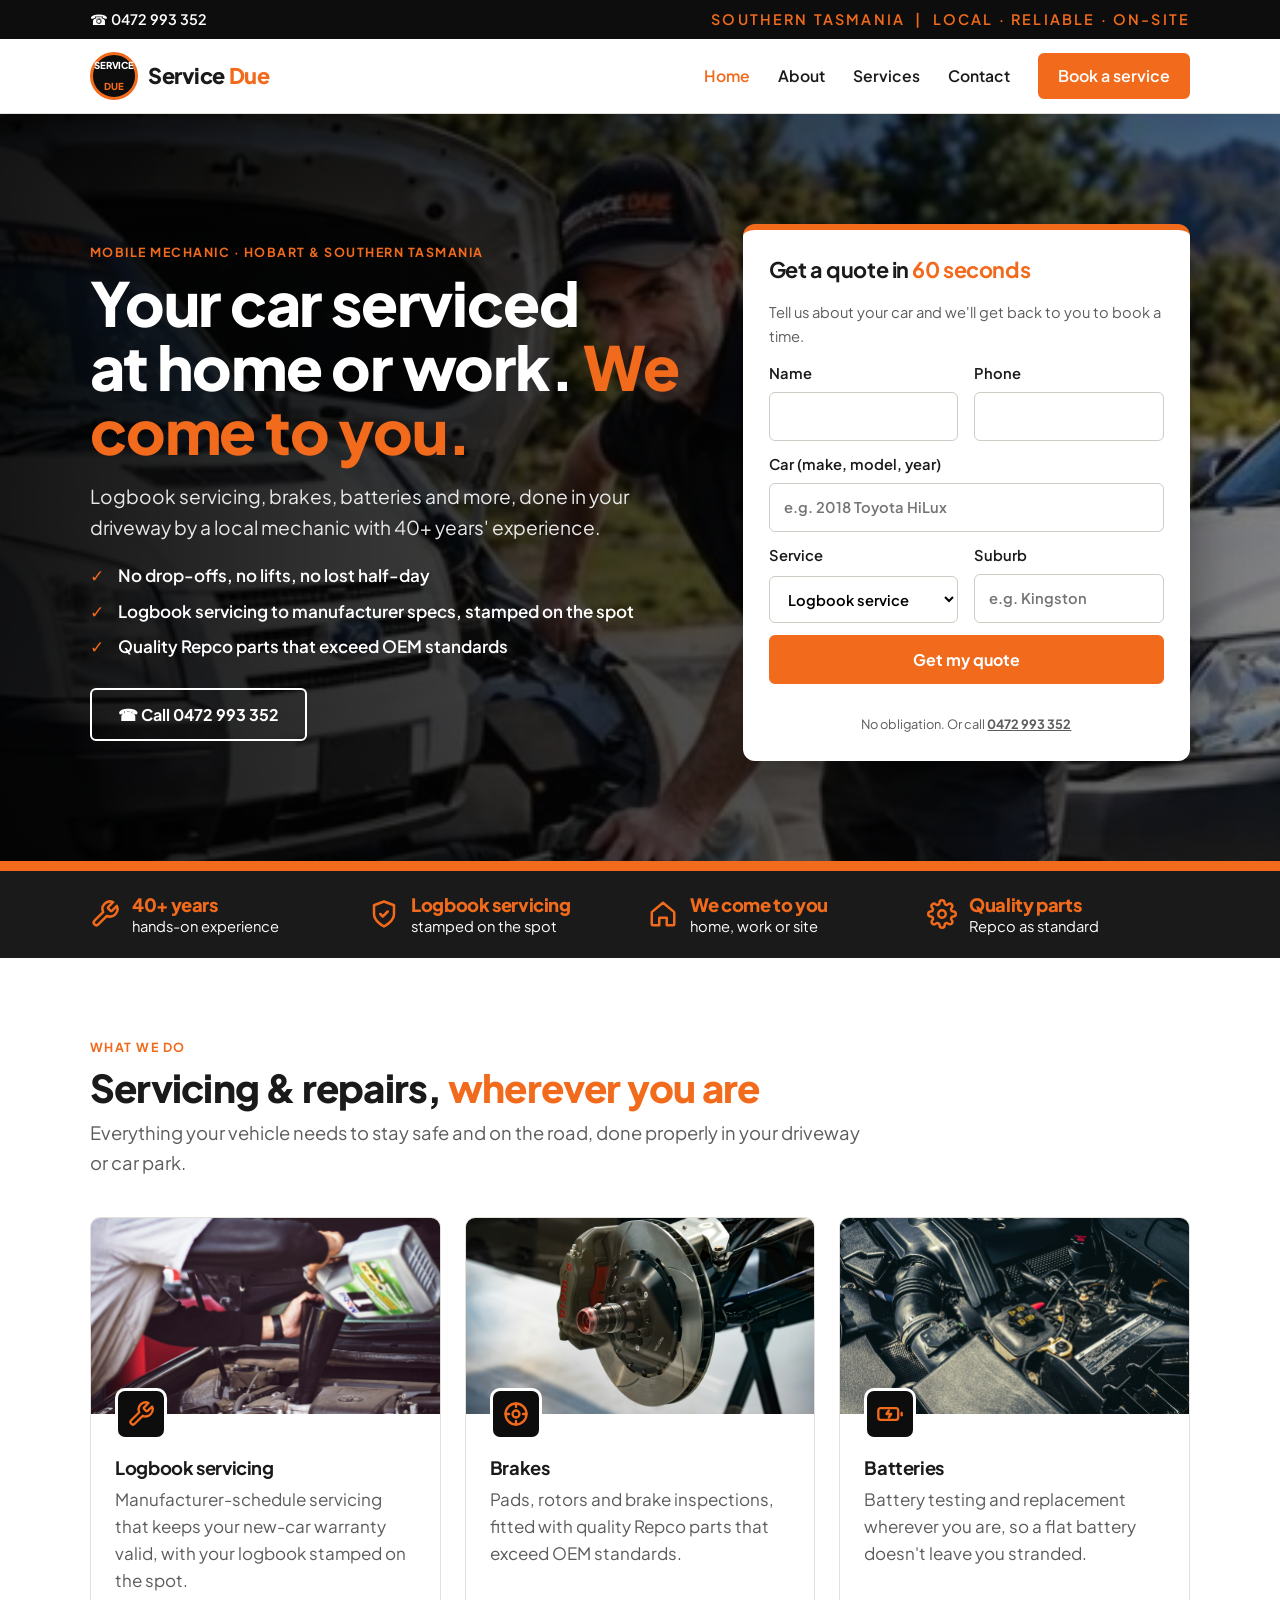
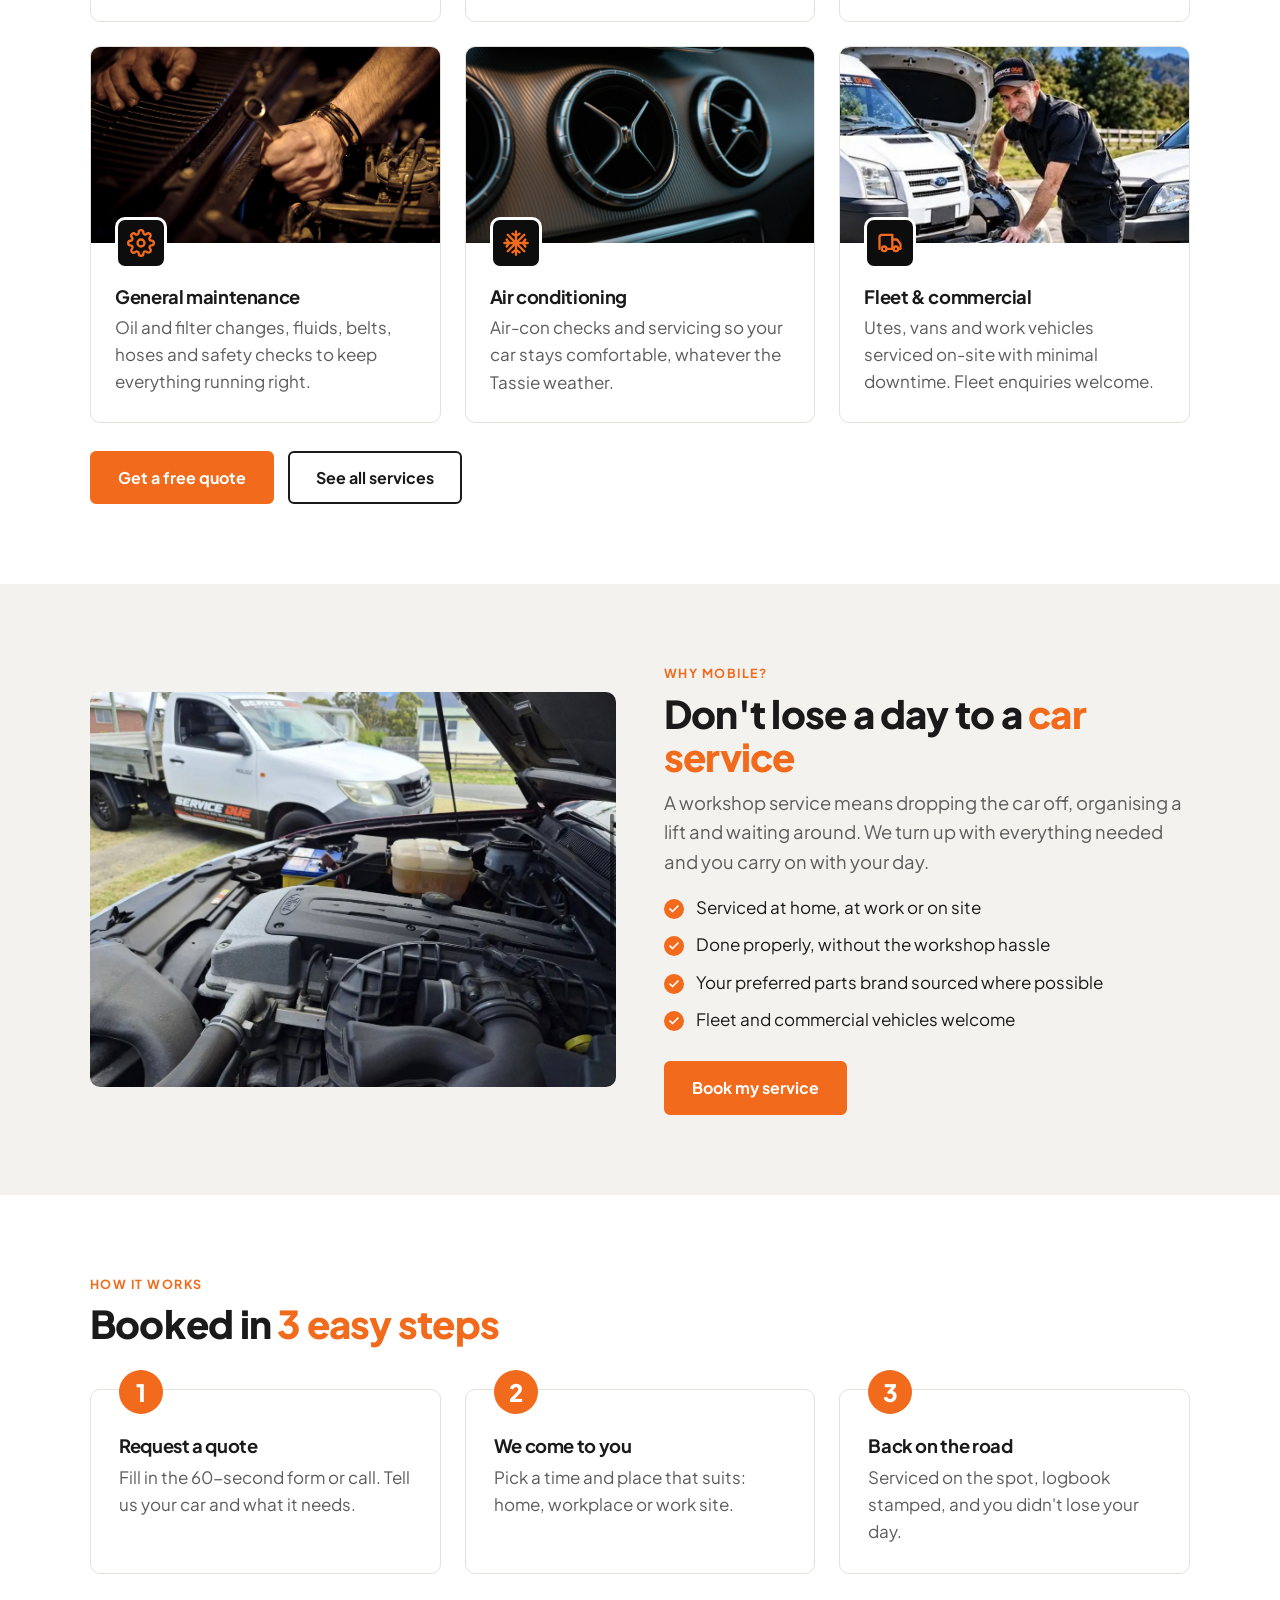
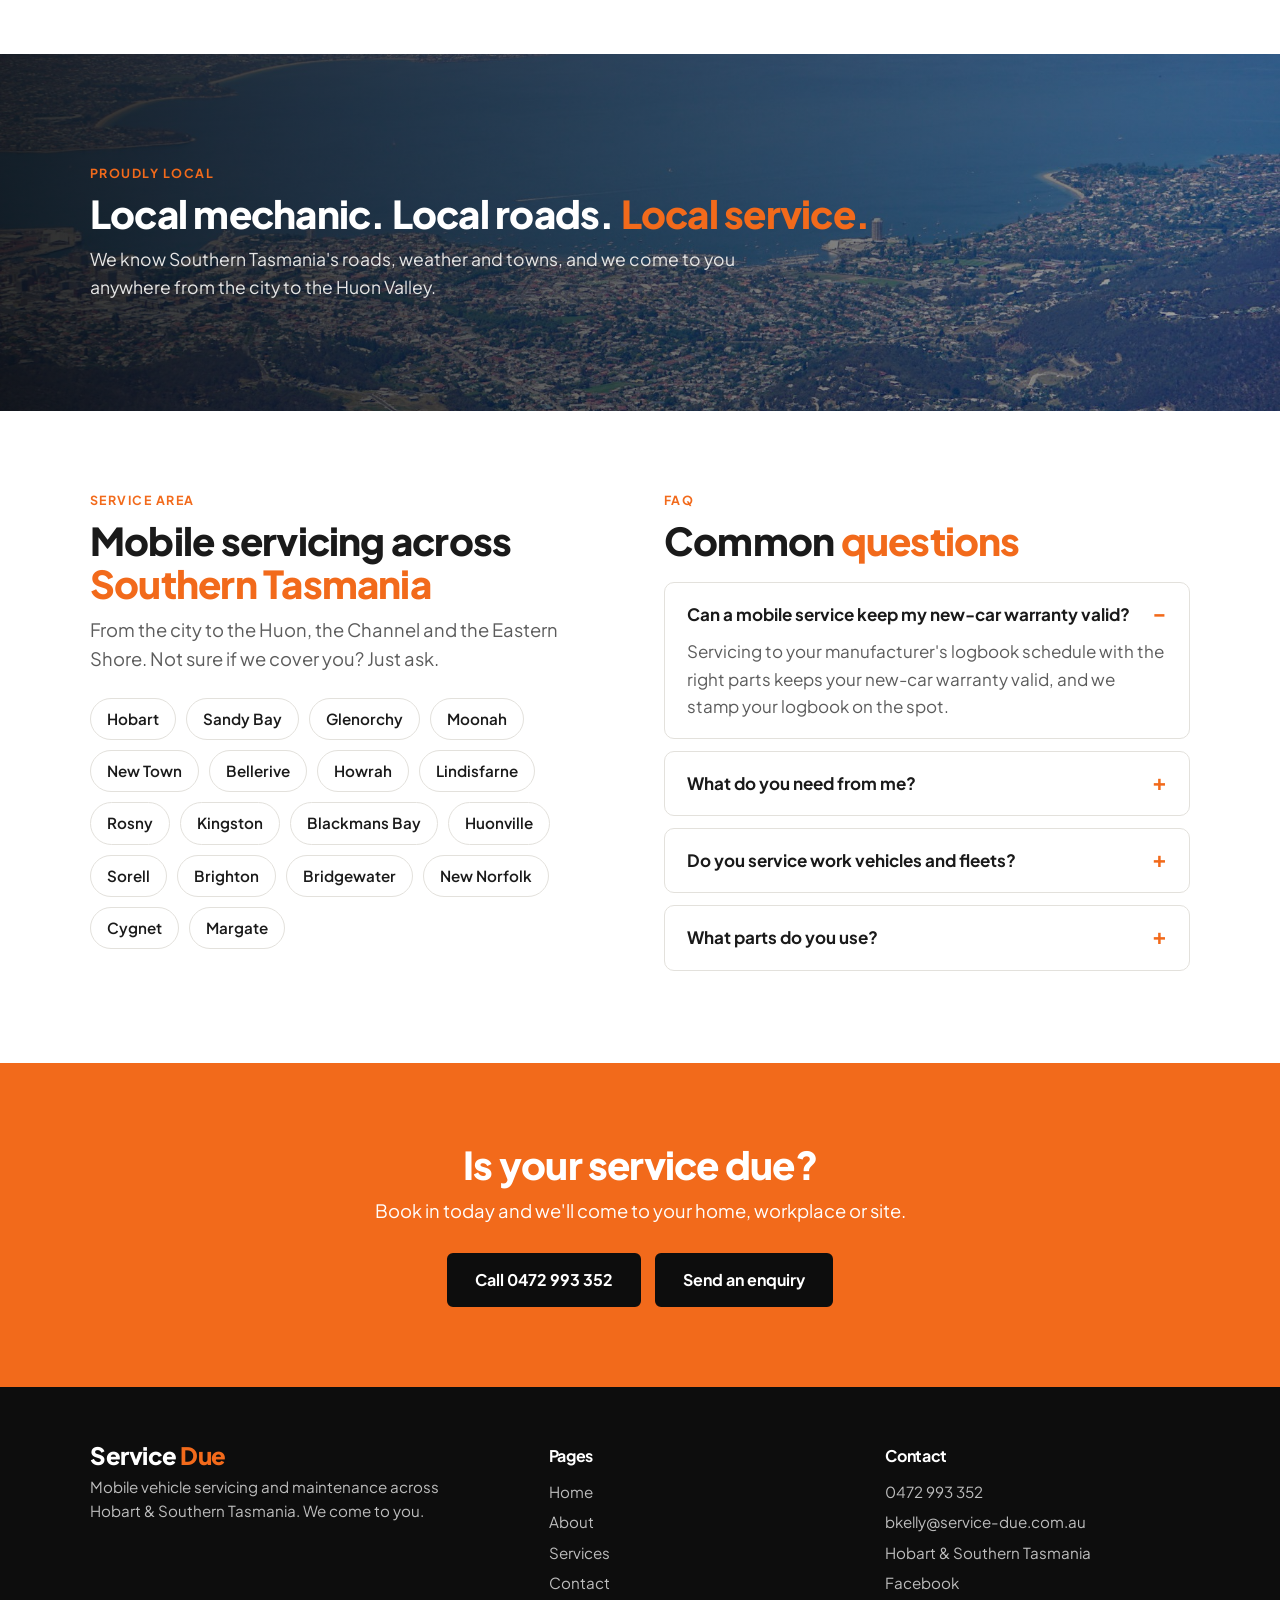
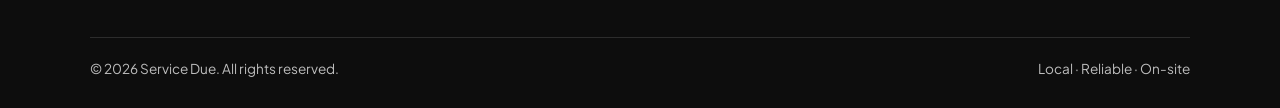
<file: site/index.html>
<!doctype html>
<html lang="en-AU">
<head>
<meta charset="utf-8">
<meta name="viewport" content="width=device-width, initial-scale=1">
<title>Mobile Mechanic Hobart | Service Due: We Come To You</title>
<meta name="description" content="Mobile mechanic in Hobart & Southern Tasmania. Logbook servicing, brakes, batteries, air-con and fleet servicing at your home or work. 40+ years experience. Call 0472 993 352.">
<link rel="canonical" href="https://service-due.com.au/">
<meta property="og:type" content="website">
<meta property="og:title" content="Mobile Mechanic Hobart | Service Due: We Come To You">
<meta property="og:description" content="Mobile mechanic in Hobart & Southern Tasmania. Logbook servicing, brakes, batteries, air-con and fleet servicing at your home or work. 40+ years experience. Call 0472 993 352.">
<meta property="og:image" content="https://service-due.com.au/images/hero-team.jpg">
<meta name="geo.region" content="AU-TAS">
<meta name="geo.placename" content="Hobart">
<script type="application/ld+json">{"@context": "https://schema.org", "@type": "AutoRepair", "name": "Service Due", "description": "Mobile vehicle servicing in Hobart and Southern Tasmania. Logbook servicing, brakes, batteries, general maintenance, air conditioning and fleet servicing at your home, workplace or site.", "url": "https://service-due.com.au/", "telephone": "+61472993352", "email": "bkelly@service-due.com.au", "image": "https://service-due.com.au/images/hero-team.jpg", "address": {"@type": "PostalAddress", "addressLocality": "Hobart", "addressRegion": "TAS", "addressCountry": "AU"}, "areaServed": [{"@type": "City", "name": "Hobart"}, {"@type": "City", "name": "Kingston"}, {"@type": "City", "name": "Glenorchy"}, {"@type": "City", "name": "Clarence"}, {"@type": "City", "name": "Sorell"}, {"@type": "City", "name": "Huonville"}, {"@type": "City", "name": "Brighton"}, {"@type": "City", "name": "New Norfolk"}], "sameAs": ["https://www.facebook.com/61594655159954/"], "slogan": "Is your service due? We come to you.", "makesOffer": [{"@type": "Offer", "itemOffered": {"@type": "Service", "name": "Logbook servicing"}}, {"@type": "Offer", "itemOffered": {"@type": "Service", "name": "Brake repairs"}}, {"@type": "Offer", "itemOffered": {"@type": "Service", "name": "Battery replacement"}}, {"@type": "Offer", "itemOffered": {"@type": "Service", "name": "General maintenance"}}, {"@type": "Offer", "itemOffered": {"@type": "Service", "name": "Car air conditioning service"}}, {"@type": "Offer", "itemOffered": {"@type": "Service", "name": "Fleet servicing"}}]}</script>
<script type="application/ld+json">{"@context": "https://schema.org", "@type": "FAQPage", "mainEntity": [{"@type": "Question", "name": "Can a mobile service keep my new-car warranty valid?", "acceptedAnswer": {"@type": "Answer", "text": "Servicing to your manufacturer's logbook schedule with the right parts keeps your new-car warranty valid, and we stamp your logbook on the spot."}}, {"@type": "Question", "name": "What do you need from me?", "acceptedAnswer": {"@type": "Answer", "text": "Just a safe, flat spot to work, like a driveway, carport or car park, and access to the car's keys."}}, {"@type": "Question", "name": "Do you service work vehicles and fleets?", "acceptedAnswer": {"@type": "Answer", "text": "Yes. Utes, vans and fleet vehicles can be serviced at your depot or work site to keep downtime low."}}, {"@type": "Question", "name": "What parts do you use?", "acceptedAnswer": {"@type": "Answer", "text": "Repco parts that exceed OEM standards. Prefer another brand? Let us know when booking and we'll source it."}}]}</script>
<link rel="preconnect" href="https://fonts.googleapis.com">
<link rel="preconnect" href="https://fonts.gstatic.com" crossorigin>
<link href="https://fonts.googleapis.com/css2?family=Plus+Jakarta+Sans:wght@400;500;600;700;800&display=swap" rel="stylesheet">
<link rel="stylesheet" href="styles.css">
</head>
<body>
<div class="topbar"><div class="wrap">
  <a href="tel:+61472993352">&#9742; 0472 993 352</a>
  <span class="tags">Southern Tasmania &nbsp;|&nbsp; Local &middot; Reliable &middot; On-site</span>
</div></div>
<header class="site"><div class="wrap">
  <a class="brand" href="index.html" aria-label="Service Due home">
    <span class="brand-mark">SERVICE<span>DUE</span></span>
    <span class="brand-name">Service <span>Due</span></span>
  </a>
  <button class="menu-toggle" aria-label="Open menu" aria-expanded="false" onclick="var n=document.querySelector('nav.main');n.classList.toggle('open');this.setAttribute('aria-expanded',n.classList.contains('open'))">&#9776;</button>
  <nav class="main" aria-label="Main"><ul><li><a href="index.html" aria-current="page">Home</a></li><li><a href="about.html">About</a></li><li><a href="services.html">Services</a></li><li><a href="contact.html">Contact</a></li><li><a class="btn" href="contact.html" style="padding:8px 18px;font-size:1rem;color:#fff">Book a service</a></li></ul></nav>
</div></header>
<main>
<section class="hero">
  <img src="images/hero-team.jpg" alt="Service Due mechanic working on a car between the Service Due van and ute">
  <div class="wrap hero-grid">
    <div>
      <span class="eyebrow">Mobile mechanic &middot; Hobart &amp; Southern Tasmania</span>
      <h1>Your car serviced<br>at home or work. <span class="accent">We come to you.</span></h1>
      <p>Logbook servicing, brakes, batteries and more, done in your driveway by a local mechanic with 40+ years' experience.</p>
      <ul class="hero-bullets">
        <li>No drop-offs, no lifts, no lost half-day</li>
        <li>Logbook servicing to manufacturer specs, stamped on the spot</li>
        <li>Quality Repco parts that exceed OEM standards</li>
      </ul>
      <div class="btn-row">
        <a class="btn btn-ghost" href="tel:+61472993352">&#9742; Call 0472 993 352</a>
      </div>
    </div>
    <div class="quote-card" id="quote">
      <h3>Get a quote in <span class="accent">60 seconds</span></h3>
      <p class="sub">Tell us about your car and we'll get back to you to book a time.</p>
      <form class="booking" onsubmit="event.preventDefault();location.href='mailto:bkelly@service-due.com.au?subject=Quote%20request'">
        <div class="two">
          <label>Name<input required autocomplete="name"></label>
          <label>Phone<input type="tel" required autocomplete="tel"></label>
        </div>
        <label>Car (make, model, year)<input placeholder="e.g. 2018 Toyota HiLux"></label>
        <div class="two">
          <label>Service<select><option>Logbook service</option><option>Brakes</option><option>Battery</option><option>General maintenance</option><option>Air conditioning</option><option>Fleet / commercial</option></select></label>
          <label>Suburb<input placeholder="e.g. Kingston"></label>
        </div>
        <button class="btn" type="submit" style="width:100%">Get my quote</button>
        <p class="fine">No obligation. Or call <a href="tel:+61472993352"><strong>0472 993 352</strong></a></p>
      </form>
    </div>
  </div>
  <div class="hero-slash"></div>
</section>

<div class="trust"><div class="wrap">
  <div><svg viewBox="0 0 24 24" fill="none" stroke="currentColor" stroke-width="2" stroke-linecap="round" stroke-linejoin="round" aria-hidden="true"><path d="M14.7 6.3a1 1 0 0 0 0 1.4l1.6 1.6a1 1 0 0 0 1.4 0l3.77-3.77a6 6 0 0 1-7.94 7.94l-6.91 6.91a2.12 2.12 0 0 1-3-3l6.91-6.91a6 6 0 0 1 7.94-7.94l-3.76 3.76z"/></svg><span><strong>40+ years</strong>hands-on experience</span></div>
  <div><svg viewBox="0 0 24 24" fill="none" stroke="currentColor" stroke-width="2" stroke-linecap="round" stroke-linejoin="round" aria-hidden="true"><path d="M12 22s8-4 8-10V5l-8-3-8 3v7c0 6 8 10 8 10z"/><polyline points="9 12 11 14 15 10"/></svg><span><strong>Logbook servicing</strong>stamped on the spot</span></div>
  <div><svg viewBox="0 0 24 24" fill="none" stroke="currentColor" stroke-width="2" stroke-linecap="round" stroke-linejoin="round" aria-hidden="true"><path d="M3 10.5L12 3l9 7.5V20a1 1 0 0 1-1 1h-5v-6H9v6H4a1 1 0 0 1-1-1z"/></svg><span><strong>We come to you</strong>home, work or site</span></div>
  <div><svg viewBox="0 0 24 24" fill="none" stroke="currentColor" stroke-width="2" stroke-linecap="round" stroke-linejoin="round" aria-hidden="true"><circle cx="12" cy="12" r="3"/><path d="M19.4 15a1.65 1.65 0 0 0 .33 1.82l.06.06a2 2 0 1 1-2.83 2.83l-.06-.06a1.65 1.65 0 0 0-1.82-.33 1.65 1.65 0 0 0-1 1.51V21a2 2 0 0 1-4 0v-.09A1.65 1.65 0 0 0 9 19.4a1.65 1.65 0 0 0-1.82.33l-.06.06a2 2 0 1 1-2.83-2.83l.06-.06a1.65 1.65 0 0 0 .33-1.82 1.65 1.65 0 0 0-1.51-1H3a2 2 0 0 1 0-4h.09A1.65 1.65 0 0 0 4.6 9a1.65 1.65 0 0 0-.33-1.82l-.06-.06a2 2 0 1 1 2.83-2.83l.06.06a1.65 1.65 0 0 0 1.82.33H9a1.65 1.65 0 0 0 1-1.51V3a2 2 0 0 1 4 0v.09a1.65 1.65 0 0 0 1 1.51 1.65 1.65 0 0 0 1.82-.33l.06-.06a2 2 0 1 1 2.83 2.83l-.06.06a1.65 1.65 0 0 0-.33 1.82V9a1.65 1.65 0 0 0 1.51 1H21a2 2 0 0 1 0 4h-.09a1.65 1.65 0 0 0-1.51 1z"/></svg><span><strong>Quality parts</strong>Repco as standard</span></div>
</div></div>

<section><div class="wrap">
  <span class="eyebrow">What we do</span>
  <h2>Servicing &amp; repairs, <span class="accent">wherever you are</span></h2>
  <p class="lead">Everything your vehicle needs to stay safe and on the road, done properly in your driveway or car park.</p>
  <div class="grid grid-3" style="margin-top:40px"><div class="card img-card"><img src="images/stock-oil.jpg" alt="Logbook servicing" loading="lazy"><div class="card-body"><div class="icon"><svg viewBox="0 0 24 24" fill="none" stroke="currentColor" stroke-width="2" stroke-linecap="round" stroke-linejoin="round" aria-hidden="true"><path d="M14.7 6.3a1 1 0 0 0 0 1.4l1.6 1.6a1 1 0 0 0 1.4 0l3.77-3.77a6 6 0 0 1-7.94 7.94l-6.91 6.91a2.12 2.12 0 0 1-3-3l6.91-6.91a6 6 0 0 1 7.94-7.94l-3.76 3.76z"/></svg></div><h3>Logbook servicing</h3><p>Manufacturer-schedule servicing that keeps your new-car warranty valid, with your logbook stamped on the spot.</p></div></div><div class="card img-card"><img src="images/stock-brake-rotor.jpg" alt="Brakes" loading="lazy"><div class="card-body"><div class="icon"><svg viewBox="0 0 24 24" fill="none" stroke="currentColor" stroke-width="2" stroke-linecap="round" stroke-linejoin="round" aria-hidden="true"><circle cx="12" cy="12" r="9"/><circle cx="12" cy="12" r="3"/><path d="M12 3v3M21 12h-3M12 21v-3M3 12h3"/></svg></div><h3>Brakes</h3><p>Pads, rotors and brake inspections, fitted with quality Repco parts that exceed OEM standards.</p></div></div><div class="card img-card"><img src="images/stock-battery.jpg" alt="Batteries" loading="lazy"><div class="card-body"><div class="icon"><svg viewBox="0 0 24 24" fill="none" stroke="currentColor" stroke-width="2" stroke-linecap="round" stroke-linejoin="round" aria-hidden="true"><rect x="2" y="7" width="17" height="10" rx="2"/><path d="M22 11v2"/><path d="M11 9l-2 3h4l-2 3"/></svg></div><h3>Batteries</h3><p>Battery testing and replacement wherever you are, so a flat battery doesn't leave you stranded.</p></div></div><div class="card img-card"><img src="images/stock-wrench-hands.jpg" alt="General maintenance" loading="lazy"><div class="card-body"><div class="icon"><svg viewBox="0 0 24 24" fill="none" stroke="currentColor" stroke-width="2" stroke-linecap="round" stroke-linejoin="round" aria-hidden="true"><circle cx="12" cy="12" r="3"/><path d="M19.4 15a1.65 1.65 0 0 0 .33 1.82l.06.06a2 2 0 1 1-2.83 2.83l-.06-.06a1.65 1.65 0 0 0-1.82-.33 1.65 1.65 0 0 0-1 1.51V21a2 2 0 0 1-4 0v-.09A1.65 1.65 0 0 0 9 19.4a1.65 1.65 0 0 0-1.82.33l-.06.06a2 2 0 1 1-2.83-2.83l.06-.06a1.65 1.65 0 0 0 .33-1.82 1.65 1.65 0 0 0-1.51-1H3a2 2 0 0 1 0-4h.09A1.65 1.65 0 0 0 4.6 9a1.65 1.65 0 0 0-.33-1.82l-.06-.06a2 2 0 1 1 2.83-2.83l.06.06a1.65 1.65 0 0 0 1.82.33H9a1.65 1.65 0 0 0 1-1.51V3a2 2 0 0 1 4 0v.09a1.65 1.65 0 0 0 1 1.51 1.65 1.65 0 0 0 1.82-.33l.06-.06a2 2 0 1 1 2.83 2.83l-.06.06a1.65 1.65 0 0 0-.33 1.82V9a1.65 1.65 0 0 0 1.51 1H21a2 2 0 0 1 0 4h-.09a1.65 1.65 0 0 0-1.51 1z"/></svg></div><h3>General maintenance</h3><p>Oil and filter changes, fluids, belts, hoses and safety checks to keep everything running right.</p></div></div><div class="card img-card"><img src="images/stock-aircon.jpg" alt="Air conditioning" loading="lazy"><div class="card-body"><div class="icon"><svg viewBox="0 0 24 24" fill="none" stroke="currentColor" stroke-width="2" stroke-linecap="round" stroke-linejoin="round" aria-hidden="true"><path d="M12 2v20M4.93 4.93l14.14 14.14M2 12h20M4.93 19.07L19.07 4.93"/><path d="M9 4l3 2 3-2M9 20l3-2 3 2M4 9l2 3-2 3M20 9l-2 3 2 3"/></svg></div><h3>Air conditioning</h3><p>Air-con checks and servicing so your car stays comfortable, whatever the Tassie weather.</p></div></div><div class="card img-card"><img src="images/hero-team.jpg" alt="Fleet & commercial" loading="lazy"><div class="card-body"><div class="icon"><svg viewBox="0 0 24 24" fill="none" stroke="currentColor" stroke-width="2" stroke-linecap="round" stroke-linejoin="round" aria-hidden="true"><path d="M3 17V7a2 2 0 0 1 2-2h9v12"/><path d="M14 9h4l3 4v4h-2"/><circle cx="7" cy="17" r="2"/><circle cx="17" cy="17" r="2"/><path d="M9 17h6"/></svg></div><h3>Fleet & commercial</h3><p>Utes, vans and work vehicles serviced on-site with minimal downtime. Fleet enquiries welcome.</p></div></div></div>
  <div class="btn-row"><a class="btn" href="#quote">Get a free quote</a><a class="btn btn-ghost" style="color:var(--ink)" href="services.html">See all services</a></div>
</div></section>

<section class="section-grey"><div class="wrap grid grid-2">
  <div class="photo" style="aspect-ratio:4/3"><img src="images/on-site-service.jpg" alt="Engine bay of a customer's car being serviced on-site, with the Service Due ute parked behind"></div>
  <div>
    <span class="eyebrow">Why mobile?</span>
    <h2>Don't lose a day to a <span class="accent">car service</span></h2>
    <p class="lead">A workshop service means dropping the car off, organising a lift and waiting around. We turn up with everything needed and you carry on with your day.</p>
    <ul class="checks">
      <li>Serviced at home, at work or on site</li>
      <li>Done properly, without the workshop hassle</li>
      <li>Your preferred parts brand sourced where possible</li>
      <li>Fleet and commercial vehicles welcome</li>
    </ul>
    <div class="btn-row"><a class="btn" href="#quote">Book my service</a></div>
  </div>
</div></section>

<section><div class="wrap">
  <span class="eyebrow">How it works</span>
  <h2>Booked in <span class="accent">3 easy steps</span></h2>
  <div class="grid grid-3 steps" style="margin-top:44px">
    <div class="card"><h3>Request a quote</h3><p>Fill in the 60-second form or call. Tell us your car and what it needs.</p></div>
    <div class="card"><h3>We come to you</h3><p>Pick a time and place that suits: home, workplace or work site.</p></div>
    <div class="card"><h3>Back on the road</h3><p>Serviced on the spot, logbook stamped, and you didn't lose your day.</p></div>
  </div>
</div></section>



<section class="photo-band" style="background-image:url(images/stock-hobart.jpg)"><div class="wrap">
  <span class="eyebrow">Proudly local</span>
  <h2>Local mechanic. Local roads. <span class="accent">Local service.</span></h2>
  <p>We know Southern Tasmania's roads, weather and towns, and we come to you anywhere from the city to the Huon Valley.</p>
</div></section>

<section><div class="wrap grid grid-2" style="align-items:start">
  <div>
    <span class="eyebrow">Service area</span>
    <h2>Mobile servicing across <span class="accent">Southern Tasmania</span></h2>
    <p class="lead">From the city to the Huon, the Channel and the Eastern Shore. Not sure if we cover you? Just ask.</p>
    <div class="chips"><span>Hobart</span><span>Sandy Bay</span><span>Glenorchy</span><span>Moonah</span><span>New Town</span><span>Bellerive</span><span>Howrah</span><span>Lindisfarne</span><span>Rosny</span><span>Kingston</span><span>Blackmans Bay</span><span>Huonville</span><span>Sorell</span><span>Brighton</span><span>Bridgewater</span><span>New Norfolk</span><span>Cygnet</span><span>Margate</span></div>
  </div>
  <div>
    <span class="eyebrow">FAQ</span>
    <h2>Common <span class="accent">questions</span></h2>
    <div style="margin-top:20px">
      <details class="faq" open><summary>Can a mobile service keep my new-car warranty valid?</summary><p>Servicing to your manufacturer's logbook schedule with the right parts keeps your new-car warranty valid, and we stamp your logbook on the spot.</p></details>
      <details class="faq"><summary>What do you need from me?</summary><p>Just a safe, flat spot to work, like a driveway, carport or car park, and access to the car's keys.</p></details>
      <details class="faq"><summary>Do you service work vehicles and fleets?</summary><p>Yes. Utes, vans and fleet vehicles can be serviced at your depot or work site to keep downtime low.</p></details>
      <details class="faq"><summary>What parts do you use?</summary><p>Repco parts that exceed OEM standards. Prefer another brand? Let us know when booking and we'll source it.</p></details>
    </div>
  </div>
</div></section>

<section class="cta"><div class="wrap">
  <h2>Is your service due?</h2>
  <p>Book in today and we'll come to your home, workplace or site.</p>
  <div class="btn-row">
    <a class="btn" href="tel:+61472993352">Call 0472 993 352</a>
    <a class="btn btn-ghost" href="contact.html">Send an enquiry</a>
  </div>
</div></section>
</main>
<footer class="site"><div class="wrap">
  <div class="cols">
    <div>
      <p class="brand-name" style="font-size:1.5rem">Service <span style="color:var(--orange)">Due</span></p>
      <p style="margin-top:8px;max-width:34ch">Mobile vehicle servicing and maintenance across Hobart &amp; Southern Tasmania. We come to you.</p>
    </div>
    <div>
      <h4>Pages</h4>
      <ul><li><a href="index.html">Home</a></li><li><a href="about.html">About</a></li><li><a href="services.html">Services</a></li><li><a href="contact.html">Contact</a></li></ul>
    </div>
    <div>
      <h4>Contact</h4>
      <ul>
        <li><a href="tel:+61472993352">0472 993 352</a></li>
        <li><a href="mailto:bkelly@service-due.com.au">bkelly@service-due.com.au</a></li>
        <li>Hobart &amp; Southern Tasmania</li>
        <li><a href="https://www.facebook.com/61594655159954/" target="_blank" rel="noopener">Facebook</a></li>
      </ul>
    </div>
  </div>
  <div class="legal"><span>&copy; 2026 Service Due. All rights reserved.</span><span>Local &middot; Reliable &middot; On-site</span></div>
</div></footer>
<div class="mobile-bar"><a href="tel:+61472993352">&#9742; Call now</a><a href="contact.html">Get a quote</a></div>
</body>
</html>
</file>
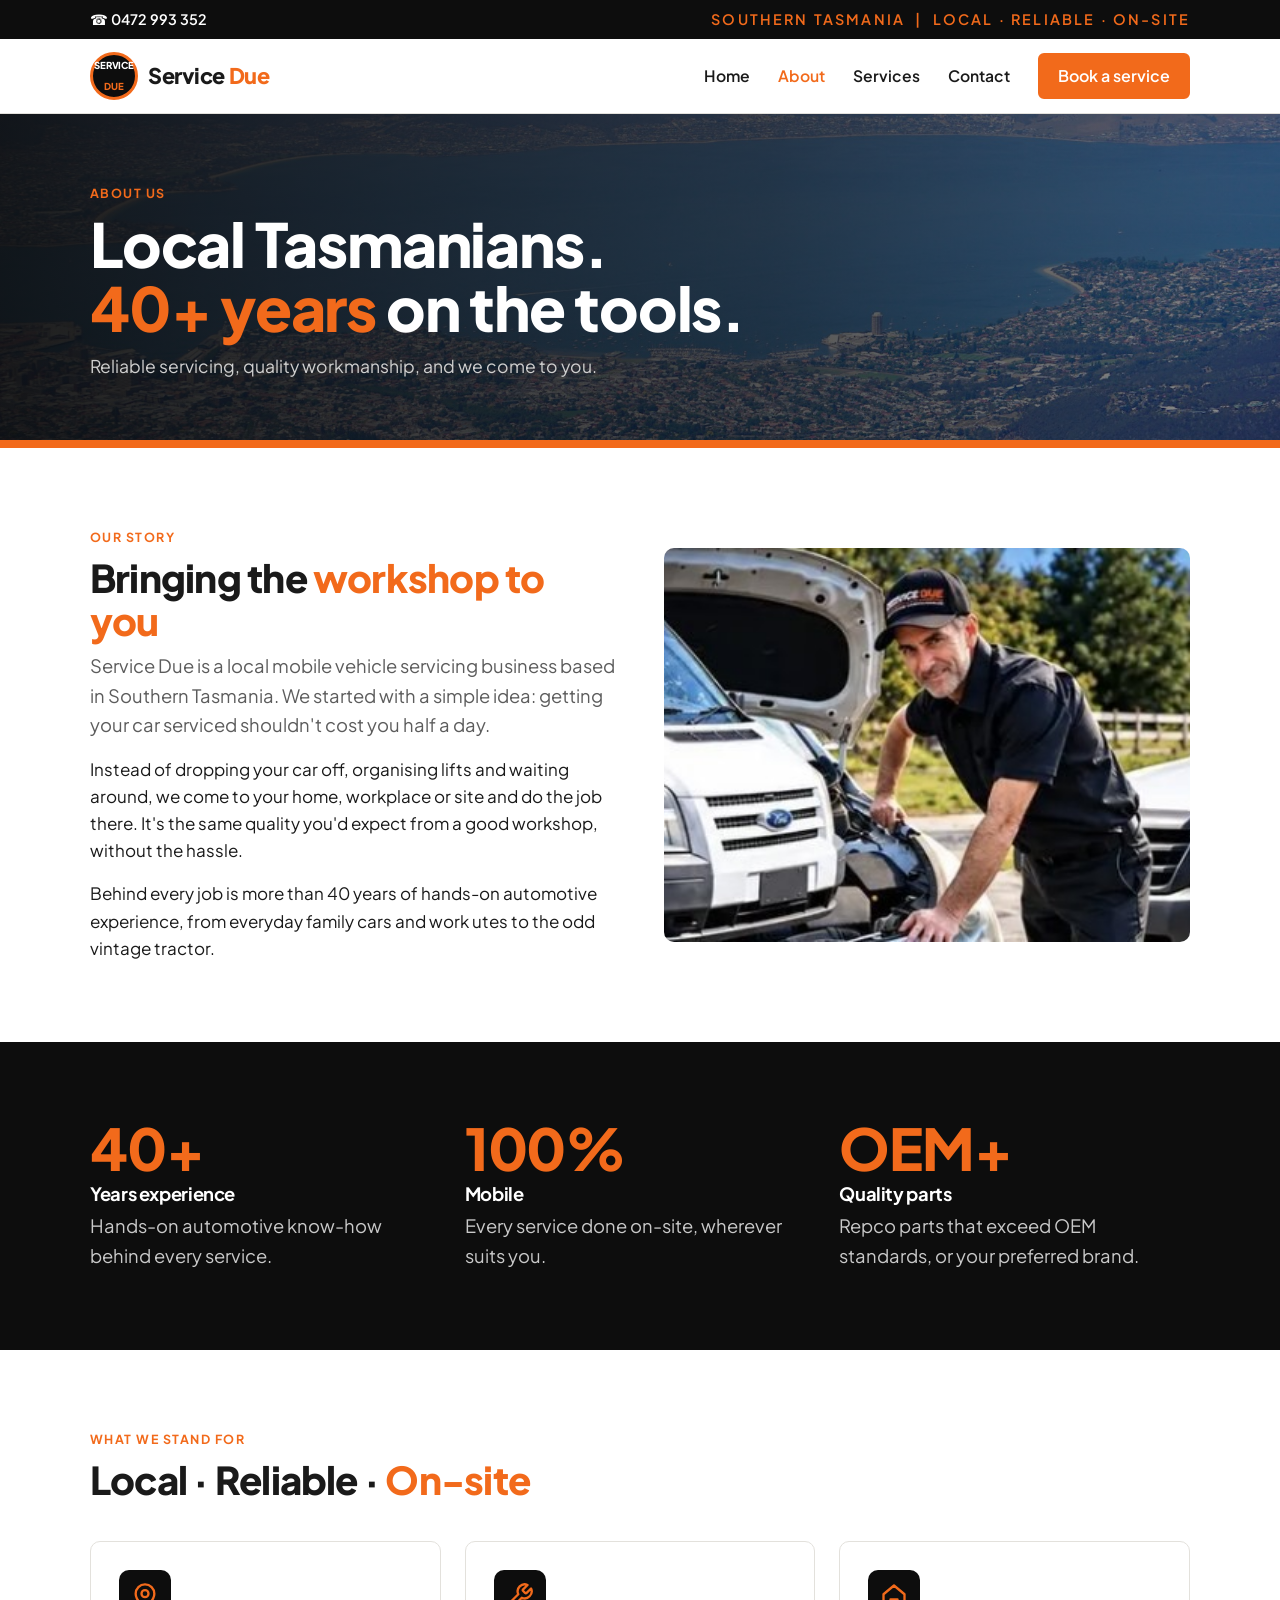
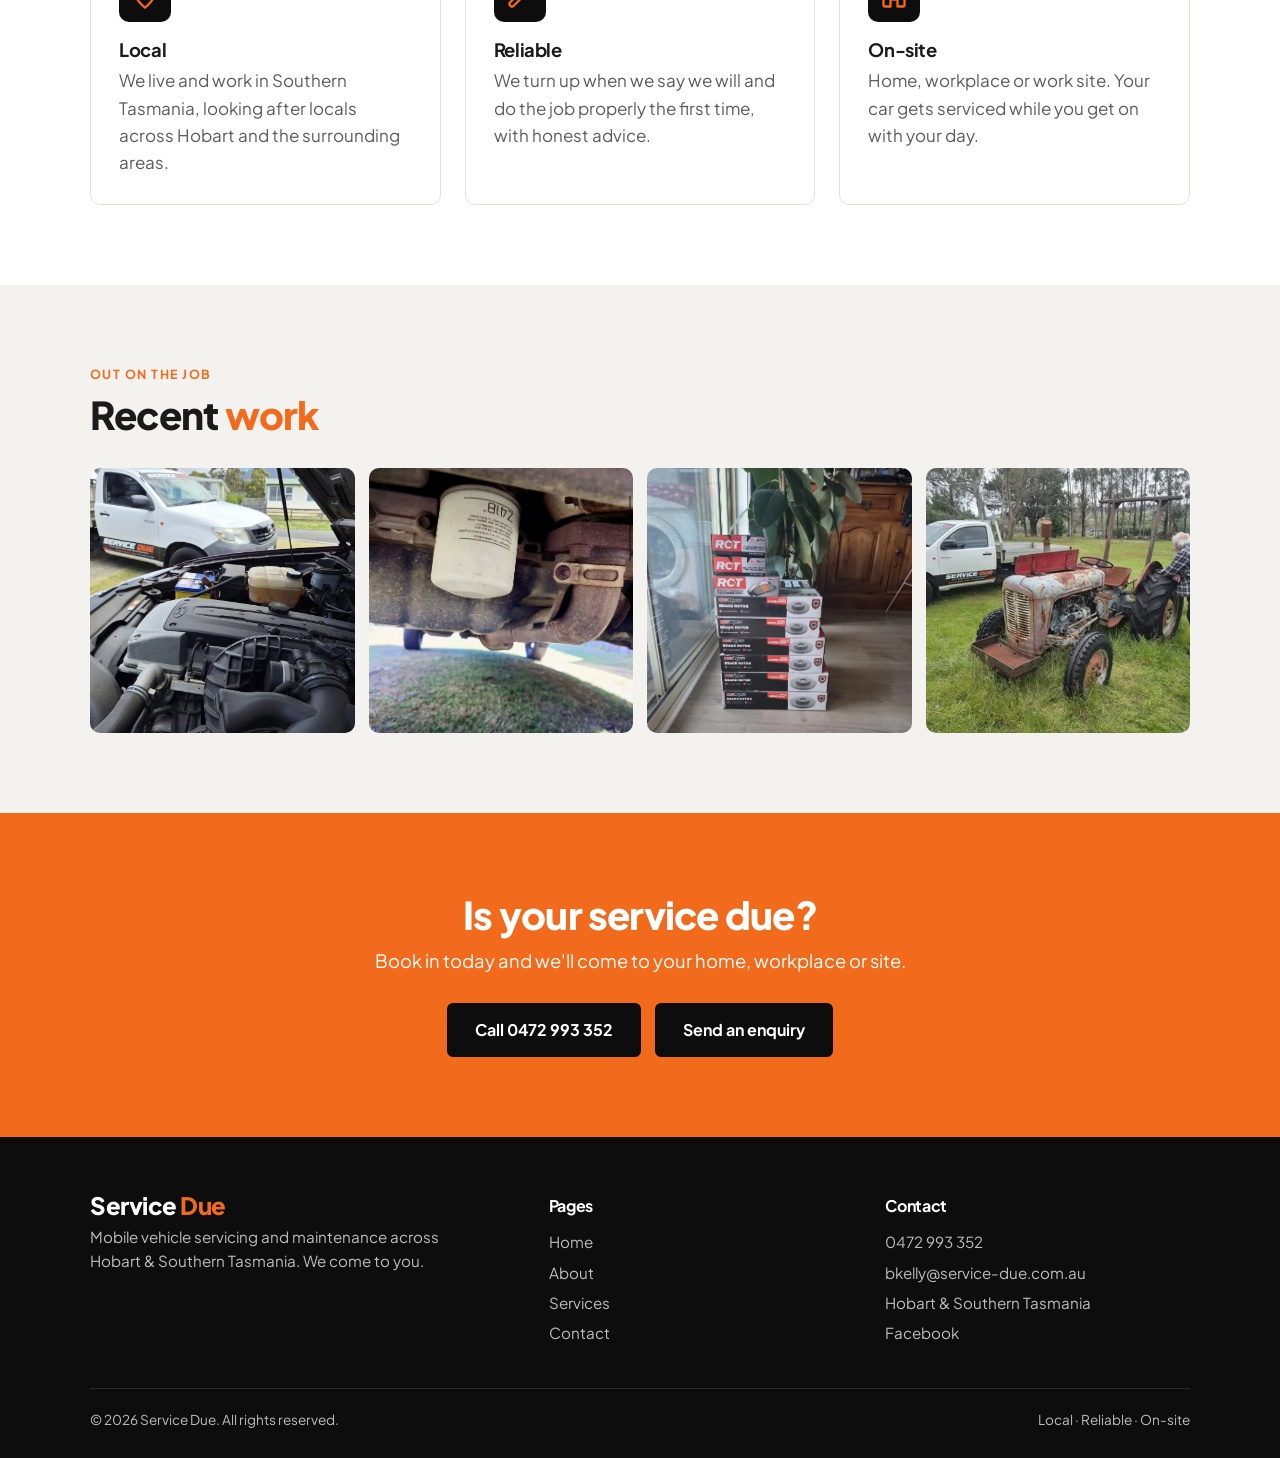
<file: site/about.html>
<!doctype html>
<html lang="en-AU">
<head>
<meta charset="utf-8">
<meta name="viewport" content="width=device-width, initial-scale=1">
<title>About Service Due | Local Mobile Mechanic, Southern Tasmania</title>
<meta name="description" content="Service Due is a locally owned mobile vehicle servicing business in Hobart & Southern Tasmania, backed by 40+ years of hands-on automotive experience.">
<link rel="canonical" href="https://service-due.com.au/about.html">
<meta property="og:type" content="website">
<meta property="og:title" content="About Service Due | Local Mobile Mechanic, Southern Tasmania">
<meta property="og:description" content="Service Due is a locally owned mobile vehicle servicing business in Hobart & Southern Tasmania, backed by 40+ years of hands-on automotive experience.">
<meta property="og:image" content="https://service-due.com.au/images/hero-team.jpg">
<meta name="geo.region" content="AU-TAS">
<meta name="geo.placename" content="Hobart">
<link rel="preconnect" href="https://fonts.googleapis.com">
<link rel="preconnect" href="https://fonts.gstatic.com" crossorigin>
<link href="https://fonts.googleapis.com/css2?family=Plus+Jakarta+Sans:wght@400;500;600;700;800&display=swap" rel="stylesheet">
<link rel="stylesheet" href="styles.css">
</head>
<body>
<div class="topbar"><div class="wrap">
  <a href="tel:+61472993352">&#9742; 0472 993 352</a>
  <span class="tags">Southern Tasmania &nbsp;|&nbsp; Local &middot; Reliable &middot; On-site</span>
</div></div>
<header class="site"><div class="wrap">
  <a class="brand" href="index.html" aria-label="Service Due home">
    <span class="brand-mark">SERVICE<span>DUE</span></span>
    <span class="brand-name">Service <span>Due</span></span>
  </a>
  <button class="menu-toggle" aria-label="Open menu" aria-expanded="false" onclick="var n=document.querySelector('nav.main');n.classList.toggle('open');this.setAttribute('aria-expanded',n.classList.contains('open'))">&#9776;</button>
  <nav class="main" aria-label="Main"><ul><li><a href="index.html">Home</a></li><li><a href="about.html" aria-current="page">About</a></li><li><a href="services.html">Services</a></li><li><a href="contact.html">Contact</a></li><li><a class="btn" href="contact.html" style="padding:8px 18px;font-size:1rem;color:#fff">Book a service</a></li></ul></nav>
</div></header>
<main>
<section class="page-hero has-img" style="background-image:url(images/stock-hobart.jpg)"><div class="wrap">
  <span class="eyebrow">About us</span>
  <h1>Local Tasmanians.<br><span class="accent">40+ years</span> on the tools.</h1>
  <p>Reliable servicing, quality workmanship, and we come to you.</p>
</div></section>

<section><div class="wrap grid grid-2">
  <div>
    <span class="eyebrow">Our story</span>
    <h2>Bringing the <span class="accent">workshop to you</span></h2>
    <p class="lead">Service Due is a local mobile vehicle servicing business based in Southern Tasmania. We started with a simple idea: getting your car serviced shouldn't cost you half a day.</p>
    <p style="margin-top:16px">Instead of dropping your car off, organising lifts and waiting around, we come to your home, workplace or site and do the job there. It's the same quality you'd expect from a good workshop, without the hassle.</p>
    <p style="margin-top:16px">Behind every job is more than 40 years of hands-on automotive experience, from everyday family cars and work utes to the odd vintage tractor.</p>
  </div>
  <div class="photo" style="aspect-ratio:4/3"><img src="images/hero-team.jpg" alt="The Service Due team with the company van and ute" style="object-position:center"></div>
</div></section>

<section class="section-dark"><div class="wrap grid grid-3">
  <div><div class="stat">40+</div><h3 style="margin-top:8px">Years experience</h3><p class="lead">Hands-on automotive know-how behind every service.</p></div>
  <div><div class="stat">100%</div><h3 style="margin-top:8px">Mobile</h3><p class="lead">Every service done on-site, wherever suits you.</p></div>
  <div><div class="stat">OEM+</div><h3 style="margin-top:8px">Quality parts</h3><p class="lead">Repco parts that exceed OEM standards, or your preferred brand.</p></div>
</div></section>

<section><div class="wrap">
  <span class="eyebrow">What we stand for</span>
  <h2>Local &middot; Reliable &middot; <span class="accent">On-site</span></h2>
  <div class="grid grid-3" style="margin-top:40px">
    <div class="card"><div class="icon"><svg viewBox="0 0 24 24" fill="none" stroke="currentColor" stroke-width="2" stroke-linecap="round" stroke-linejoin="round" aria-hidden="true"><path d="M20 10c0 6-8 12-8 12s-8-6-8-12a8 8 0 0 1 16 0z"/><circle cx="12" cy="10" r="3"/></svg></div><h3>Local</h3><p>We live and work in Southern Tasmania, looking after locals across Hobart and the surrounding areas.</p></div>
    <div class="card"><div class="icon"><svg viewBox="0 0 24 24" fill="none" stroke="currentColor" stroke-width="2" stroke-linecap="round" stroke-linejoin="round" aria-hidden="true"><path d="M14.7 6.3a1 1 0 0 0 0 1.4l1.6 1.6a1 1 0 0 0 1.4 0l3.77-3.77a6 6 0 0 1-7.94 7.94l-6.91 6.91a2.12 2.12 0 0 1-3-3l6.91-6.91a6 6 0 0 1 7.94-7.94l-3.76 3.76z"/></svg></div><h3>Reliable</h3><p>We turn up when we say we will and do the job properly the first time, with honest advice.</p></div>
    <div class="card"><div class="icon"><svg viewBox="0 0 24 24" fill="none" stroke="currentColor" stroke-width="2" stroke-linecap="round" stroke-linejoin="round" aria-hidden="true"><path d="M3 10.5L12 3l9 7.5V20a1 1 0 0 1-1 1h-5v-6H9v6H4a1 1 0 0 1-1-1z"/></svg></div><h3>On-site</h3><p>Home, workplace or work site. Your car gets serviced while you get on with your day.</p></div>
  </div>
</div></section>

<section class="section-grey"><div class="wrap">
  <span class="eyebrow">Out on the job</span>
  <h2>Recent <span class="accent">work</span></h2>
  <div class="gallery" style="margin-top:32px">
    <div class="photo"><img src="images/on-site-service.jpg" alt="Engine bay service on-site"></div>
    <div class="photo"><img src="images/oil-filter.jpg" alt="New oil filter fitted underneath a vehicle"></div>
    <div class="photo"><img src="images/brake-parts.jpg" alt="Repco brake rotors and pads ready to fit"></div>
    <div class="photo"><img src="images/thumb-tractor.jpg" alt="Vintage tractor being worked on with the Service Due ute nearby"></div>
  </div>
</div></section>

<section class="cta"><div class="wrap">
  <h2>Is your service due?</h2>
  <p>Book in today and we'll come to your home, workplace or site.</p>
  <div class="btn-row">
    <a class="btn" href="tel:+61472993352">Call 0472 993 352</a>
    <a class="btn btn-ghost" href="contact.html">Send an enquiry</a>
  </div>
</div></section>
</main>
<footer class="site"><div class="wrap">
  <div class="cols">
    <div>
      <p class="brand-name" style="font-size:1.5rem">Service <span style="color:var(--orange)">Due</span></p>
      <p style="margin-top:8px;max-width:34ch">Mobile vehicle servicing and maintenance across Hobart &amp; Southern Tasmania. We come to you.</p>
    </div>
    <div>
      <h4>Pages</h4>
      <ul><li><a href="index.html">Home</a></li><li><a href="about.html">About</a></li><li><a href="services.html">Services</a></li><li><a href="contact.html">Contact</a></li></ul>
    </div>
    <div>
      <h4>Contact</h4>
      <ul>
        <li><a href="tel:+61472993352">0472 993 352</a></li>
        <li><a href="mailto:bkelly@service-due.com.au">bkelly@service-due.com.au</a></li>
        <li>Hobart &amp; Southern Tasmania</li>
        <li><a href="https://www.facebook.com/61594655159954/" target="_blank" rel="noopener">Facebook</a></li>
      </ul>
    </div>
  </div>
  <div class="legal"><span>&copy; 2026 Service Due. All rights reserved.</span><span>Local &middot; Reliable &middot; On-site</span></div>
</div></footer>
<div class="mobile-bar"><a href="tel:+61472993352">&#9742; Call now</a><a href="contact.html">Get a quote</a></div>
</body>
</html>
</file>
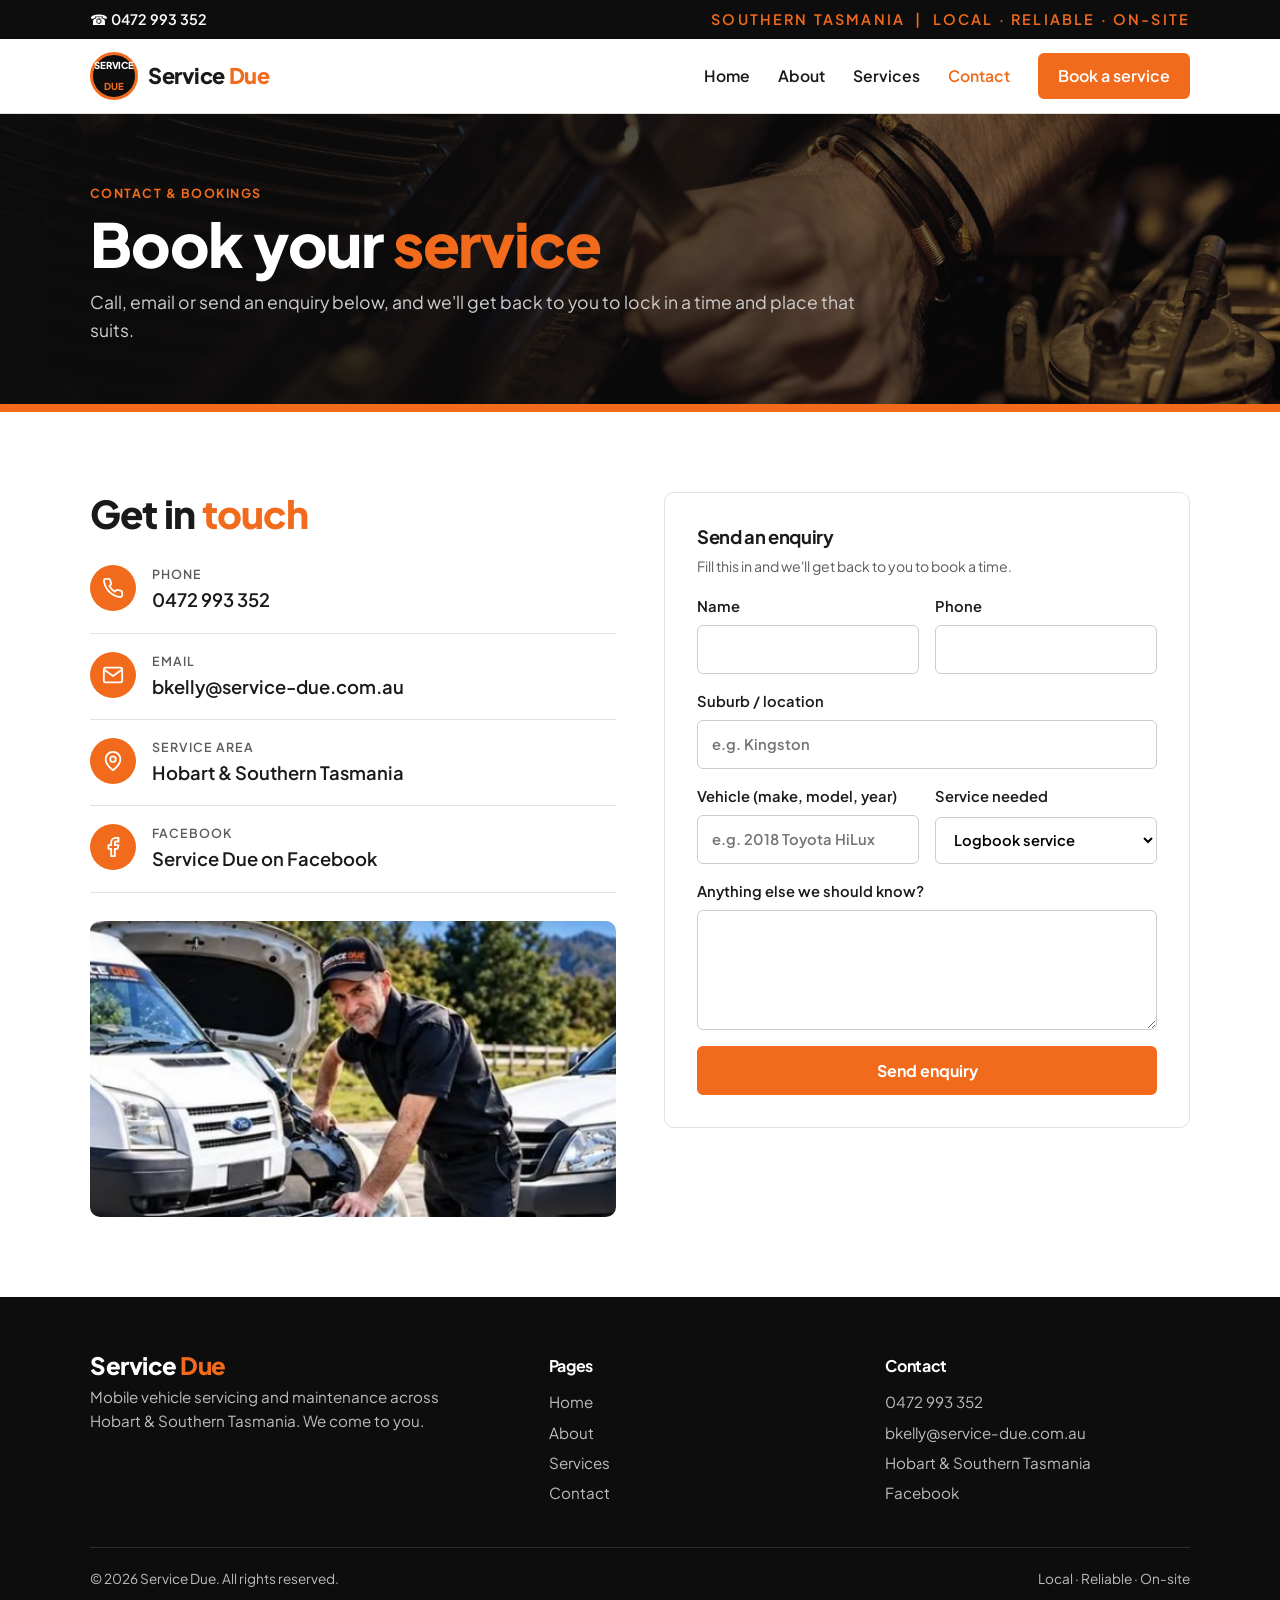
<file: site/contact.html>
<!doctype html>
<html lang="en-AU">
<head>
<meta charset="utf-8">
<meta name="viewport" content="width=device-width, initial-scale=1">
<title>Contact & Bookings | Service Due, Hobart</title>
<meta name="description" content="Book a mobile car service in Hobart & Southern Tasmania. Call Service Due on 0472 993 352 or send an enquiry.">
<link rel="canonical" href="https://service-due.com.au/contact.html">
<meta property="og:type" content="website">
<meta property="og:title" content="Contact & Bookings | Service Due, Hobart">
<meta property="og:description" content="Book a mobile car service in Hobart & Southern Tasmania. Call Service Due on 0472 993 352 or send an enquiry.">
<meta property="og:image" content="https://service-due.com.au/images/hero-team.jpg">
<meta name="geo.region" content="AU-TAS">
<meta name="geo.placename" content="Hobart">
<link rel="preconnect" href="https://fonts.googleapis.com">
<link rel="preconnect" href="https://fonts.gstatic.com" crossorigin>
<link href="https://fonts.googleapis.com/css2?family=Plus+Jakarta+Sans:wght@400;500;600;700;800&display=swap" rel="stylesheet">
<link rel="stylesheet" href="styles.css">
</head>
<body>
<div class="topbar"><div class="wrap">
  <a href="tel:+61472993352">&#9742; 0472 993 352</a>
  <span class="tags">Southern Tasmania &nbsp;|&nbsp; Local &middot; Reliable &middot; On-site</span>
</div></div>
<header class="site"><div class="wrap">
  <a class="brand" href="index.html" aria-label="Service Due home">
    <span class="brand-mark">SERVICE<span>DUE</span></span>
    <span class="brand-name">Service <span>Due</span></span>
  </a>
  <button class="menu-toggle" aria-label="Open menu" aria-expanded="false" onclick="var n=document.querySelector('nav.main');n.classList.toggle('open');this.setAttribute('aria-expanded',n.classList.contains('open'))">&#9776;</button>
  <nav class="main" aria-label="Main"><ul><li><a href="index.html">Home</a></li><li><a href="about.html">About</a></li><li><a href="services.html">Services</a></li><li><a href="contact.html" aria-current="page">Contact</a></li><li><a class="btn" href="contact.html" style="padding:8px 18px;font-size:1rem;color:#fff">Book a service</a></li></ul></nav>
</div></header>
<main>
<section class="page-hero has-img" style="background-image:url(images/stock-wrench-hands.jpg)"><div class="wrap">
  <span class="eyebrow">Contact &amp; bookings</span>
  <h1>Book your <span class="accent">service</span></h1>
  <p>Call, email or send an enquiry below, and we'll get back to you to lock in a time and place that suits.</p>
</div></section>

<section><div class="wrap grid grid-2" style="align-items:start">
  <div>
    <h2>Get in <span class="accent">touch</span></h2>
    <ul class="contact-list" style="margin-top:12px">
      <li><span class="icon"><svg viewBox="0 0 24 24" fill="none" stroke="currentColor" stroke-width="2" stroke-linecap="round" stroke-linejoin="round" aria-hidden="true"><path d="M22 16.92v3a2 2 0 0 1-2.18 2 19.79 19.79 0 0 1-8.63-3.07 19.5 19.5 0 0 1-6-6 19.79 19.79 0 0 1-3.07-8.67A2 2 0 0 1 4.11 2h3a2 2 0 0 1 2 1.72c.13.96.36 1.9.7 2.81a2 2 0 0 1-.45 2.11L8.09 9.91a16 16 0 0 0 6 6l1.27-1.27a2 2 0 0 1 2.11-.45c.91.34 1.85.57 2.81.7A2 2 0 0 1 22 16.92z"/></svg></span><div><small>Phone</small><a href="tel:+61472993352">0472 993 352</a></div></li>
      <li><span class="icon"><svg viewBox="0 0 24 24" fill="none" stroke="currentColor" stroke-width="2" stroke-linecap="round" stroke-linejoin="round" aria-hidden="true"><rect x="2" y="4" width="20" height="16" rx="2"/><path d="M22 6l-10 7L2 6"/></svg></span><div><small>Email</small><a href="mailto:bkelly@service-due.com.au">bkelly@service-due.com.au</a></div></li>
      <li><span class="icon"><svg viewBox="0 0 24 24" fill="none" stroke="currentColor" stroke-width="2" stroke-linecap="round" stroke-linejoin="round" aria-hidden="true"><path d="M20 10c0 6-8 12-8 12s-8-6-8-12a8 8 0 0 1 16 0z"/><circle cx="12" cy="10" r="3"/></svg></span><div><small>Service area</small><span style="font-weight:600;font-size:1.15rem">Hobart &amp; Southern Tasmania</span></div></li>
      <li><span class="icon"><svg viewBox="0 0 24 24" fill="none" stroke="currentColor" stroke-width="2" stroke-linecap="round" stroke-linejoin="round" aria-hidden="true"><path d="M18 2h-3a5 5 0 0 0-5 5v3H7v4h3v8h4v-8h3l1-4h-4V7a1 1 0 0 1 1-1h3z"/></svg></span><div><small>Facebook</small><a href="https://www.facebook.com/61594655159954/" target="_blank" rel="noopener">Service Due on Facebook</a></div></li>
    </ul>
    <div class="photo" style="margin-top:28px;aspect-ratio:16/9"><img src="images/hero-team.jpg" alt="Service Due van and ute"></div>
  </div>

  <div class="card" style="padding:32px">
    <h3>Send an enquiry</h3>
    <p class="form-note" style="margin-bottom:18px">Fill this in and we'll get back to you to book a time.</p>
    <form class="booking" id="booking">
      <div class="two">
        <label>Name<input name="name" required autocomplete="name"></label>
        <label>Phone<input name="phone" type="tel" required autocomplete="tel"></label>
      </div>
      <label>Suburb / location<input name="location" placeholder="e.g. Kingston" required></label>
      <div class="two">
        <label>Vehicle (make, model, year)<input name="vehicle" placeholder="e.g. 2018 Toyota HiLux"></label>
        <label>Service needed
          <select name="service">
            <option>Logbook service</option><option>Brakes</option><option>Battery</option>
            <option>General maintenance</option><option>Air conditioning</option>
            <option>Fleet / commercial</option><option>Other / not sure</option>
          </select>
        </label>
      </div>
      <label>Anything else we should know?<textarea name="notes" rows="4"></textarea></label>
      <button class="btn" type="submit">Send enquiry</button>
    </form>
  </div>
</div></section>

<script>
document.getElementById('booking').addEventListener('submit', function (e) {
  e.preventDefault();
  var f = e.target, v = function (n) { return f.elements[n].value.trim(); };
  var body = 'Name: ' + v('name') + '\nPhone: ' + v('phone') + '\nLocation: ' + v('location') +
    '\nVehicle: ' + v('vehicle') + '\nService: ' + v('service') + '\n\n' + v('notes');
  location.href = 'mailto:bkelly@service-due.com.au?subject=' + encodeURIComponent('Service enquiry: ' + v('service')) +
    '&body=' + encodeURIComponent(body);
});
</script>
</main>
<footer class="site"><div class="wrap">
  <div class="cols">
    <div>
      <p class="brand-name" style="font-size:1.5rem">Service <span style="color:var(--orange)">Due</span></p>
      <p style="margin-top:8px;max-width:34ch">Mobile vehicle servicing and maintenance across Hobart &amp; Southern Tasmania. We come to you.</p>
    </div>
    <div>
      <h4>Pages</h4>
      <ul><li><a href="index.html">Home</a></li><li><a href="about.html">About</a></li><li><a href="services.html">Services</a></li><li><a href="contact.html">Contact</a></li></ul>
    </div>
    <div>
      <h4>Contact</h4>
      <ul>
        <li><a href="tel:+61472993352">0472 993 352</a></li>
        <li><a href="mailto:bkelly@service-due.com.au">bkelly@service-due.com.au</a></li>
        <li>Hobart &amp; Southern Tasmania</li>
        <li><a href="https://www.facebook.com/61594655159954/" target="_blank" rel="noopener">Facebook</a></li>
      </ul>
    </div>
  </div>
  <div class="legal"><span>&copy; 2026 Service Due. All rights reserved.</span><span>Local &middot; Reliable &middot; On-site</span></div>
</div></footer>
<div class="mobile-bar"><a href="tel:+61472993352">&#9742; Call now</a><a href="contact.html">Get a quote</a></div>
</body>
</html>
</file>
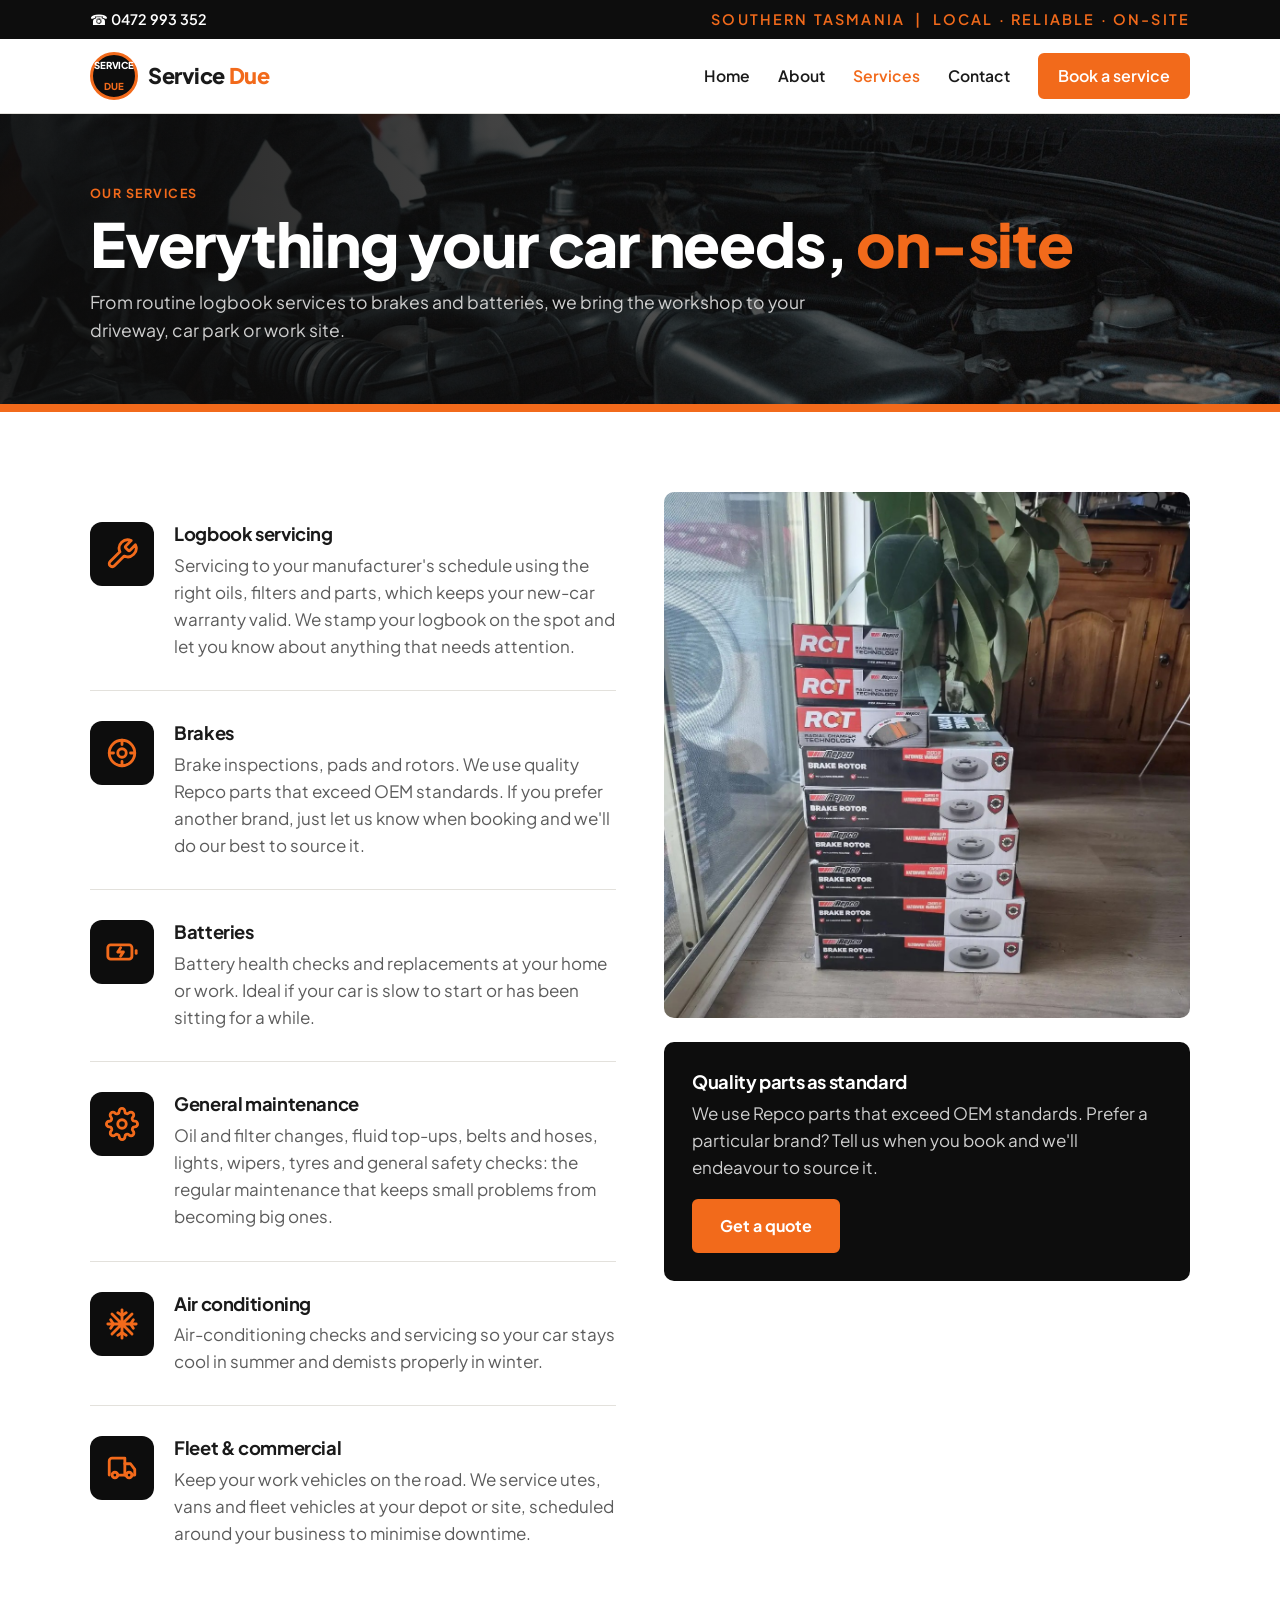
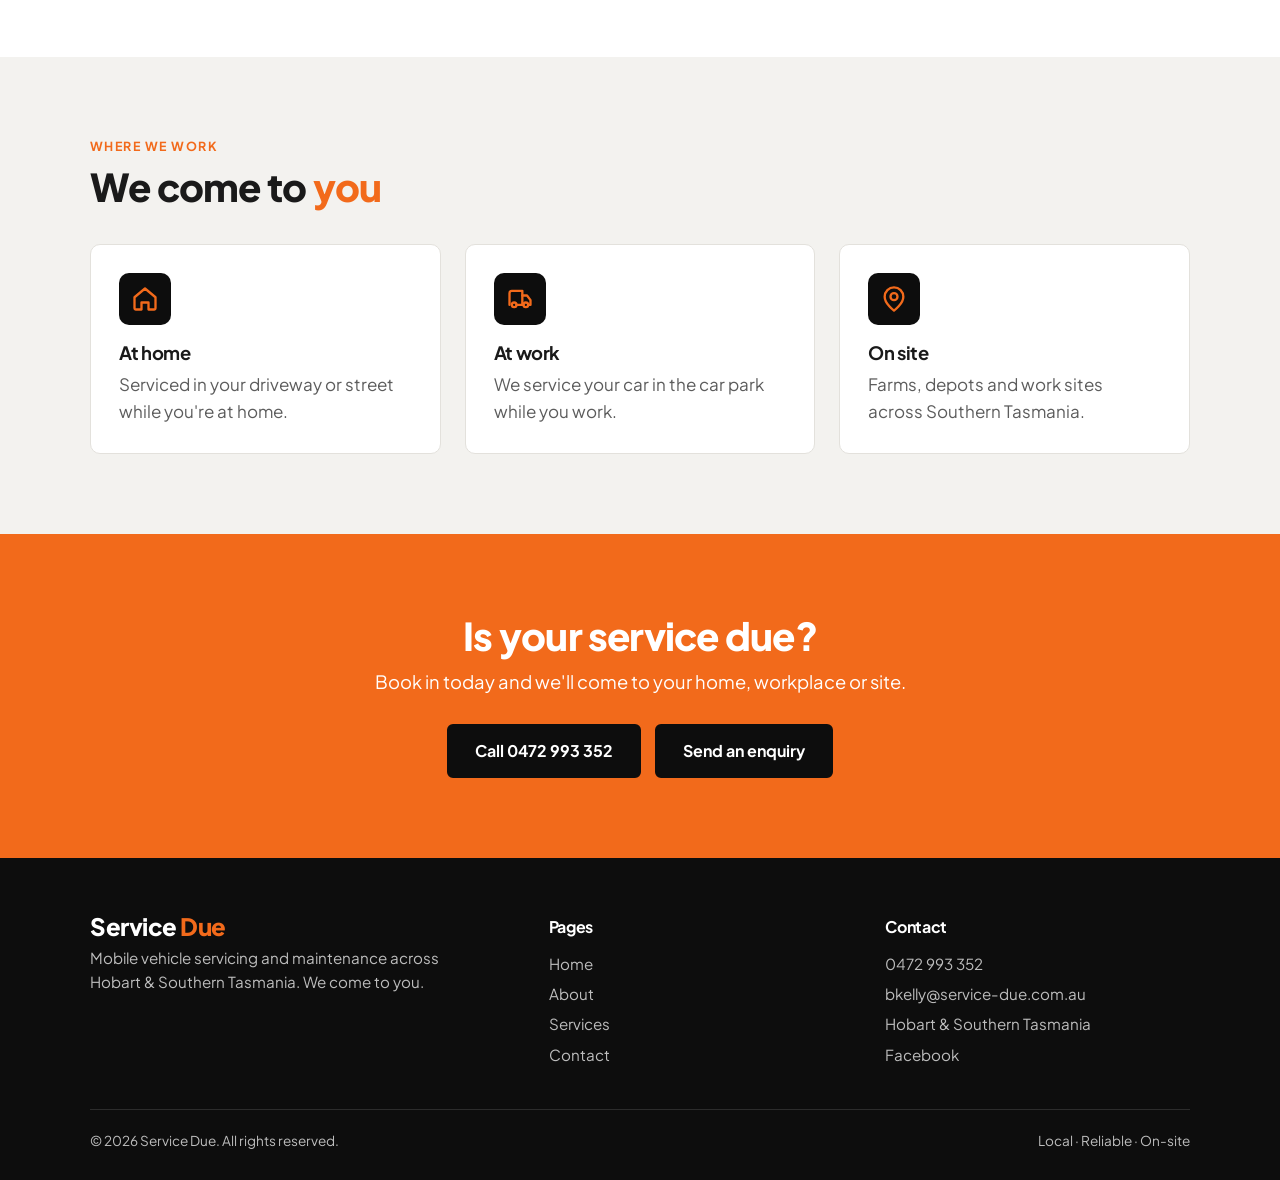
<file: site/services.html>
<!doctype html>
<html lang="en-AU">
<head>
<meta charset="utf-8">
<meta name="viewport" content="width=device-width, initial-scale=1">
<title>Services | Service Due Mobile Mechanic, Hobart</title>
<meta name="description" content="Mobile logbook servicing, brakes, batteries, general maintenance, air conditioning and fleet servicing in Hobart & Southern Tasmania.">
<link rel="canonical" href="https://service-due.com.au/services.html">
<meta property="og:type" content="website">
<meta property="og:title" content="Services | Service Due Mobile Mechanic, Hobart">
<meta property="og:description" content="Mobile logbook servicing, brakes, batteries, general maintenance, air conditioning and fleet servicing in Hobart & Southern Tasmania.">
<meta property="og:image" content="https://service-due.com.au/images/hero-team.jpg">
<meta name="geo.region" content="AU-TAS">
<meta name="geo.placename" content="Hobart">
<link rel="preconnect" href="https://fonts.googleapis.com">
<link rel="preconnect" href="https://fonts.gstatic.com" crossorigin>
<link href="https://fonts.googleapis.com/css2?family=Plus+Jakarta+Sans:wght@400;500;600;700;800&display=swap" rel="stylesheet">
<link rel="stylesheet" href="styles.css">
</head>
<body>
<div class="topbar"><div class="wrap">
  <a href="tel:+61472993352">&#9742; 0472 993 352</a>
  <span class="tags">Southern Tasmania &nbsp;|&nbsp; Local &middot; Reliable &middot; On-site</span>
</div></div>
<header class="site"><div class="wrap">
  <a class="brand" href="index.html" aria-label="Service Due home">
    <span class="brand-mark">SERVICE<span>DUE</span></span>
    <span class="brand-name">Service <span>Due</span></span>
  </a>
  <button class="menu-toggle" aria-label="Open menu" aria-expanded="false" onclick="var n=document.querySelector('nav.main');n.classList.toggle('open');this.setAttribute('aria-expanded',n.classList.contains('open'))">&#9776;</button>
  <nav class="main" aria-label="Main"><ul><li><a href="index.html">Home</a></li><li><a href="about.html">About</a></li><li><a href="services.html" aria-current="page">Services</a></li><li><a href="contact.html">Contact</a></li><li><a class="btn" href="contact.html" style="padding:8px 18px;font-size:1rem;color:#fff">Book a service</a></li></ul></nav>
</div></header>
<main>
<section class="page-hero has-img" style="background-image:url(images/stock-mechanic-engine.jpg)"><div class="wrap">
  <span class="eyebrow">Our services</span>
  <h1>Everything your car needs, <span class="accent">on-site</span></h1>
  <p>From routine logbook services to brakes and batteries, we bring the workshop to your driveway, car park or work site.</p>
</div></section>

<section><div class="wrap grid grid-2" style="align-items:start">
  <div><div class="service-row"><div class="icon"><svg viewBox="0 0 24 24" fill="none" stroke="currentColor" stroke-width="2" stroke-linecap="round" stroke-linejoin="round" aria-hidden="true"><path d="M14.7 6.3a1 1 0 0 0 0 1.4l1.6 1.6a1 1 0 0 0 1.4 0l3.77-3.77a6 6 0 0 1-7.94 7.94l-6.91 6.91a2.12 2.12 0 0 1-3-3l6.91-6.91a6 6 0 0 1 7.94-7.94l-3.76 3.76z"/></svg></div><div><h3>Logbook servicing</h3><p>Servicing to your manufacturer's schedule using the right oils, filters and parts, which keeps your new-car warranty valid. We stamp your logbook on the spot and let you know about anything that needs attention.</p></div></div><div class="service-row"><div class="icon"><svg viewBox="0 0 24 24" fill="none" stroke="currentColor" stroke-width="2" stroke-linecap="round" stroke-linejoin="round" aria-hidden="true"><circle cx="12" cy="12" r="9"/><circle cx="12" cy="12" r="3"/><path d="M12 3v3M21 12h-3M12 21v-3M3 12h3"/></svg></div><div><h3>Brakes</h3><p>Brake inspections, pads and rotors. We use quality Repco parts that exceed OEM standards. If you prefer another brand, just let us know when booking and we'll do our best to source it.</p></div></div><div class="service-row"><div class="icon"><svg viewBox="0 0 24 24" fill="none" stroke="currentColor" stroke-width="2" stroke-linecap="round" stroke-linejoin="round" aria-hidden="true"><rect x="2" y="7" width="17" height="10" rx="2"/><path d="M22 11v2"/><path d="M11 9l-2 3h4l-2 3"/></svg></div><div><h3>Batteries</h3><p>Battery health checks and replacements at your home or work. Ideal if your car is slow to start or has been sitting for a while.</p></div></div><div class="service-row"><div class="icon"><svg viewBox="0 0 24 24" fill="none" stroke="currentColor" stroke-width="2" stroke-linecap="round" stroke-linejoin="round" aria-hidden="true"><circle cx="12" cy="12" r="3"/><path d="M19.4 15a1.65 1.65 0 0 0 .33 1.82l.06.06a2 2 0 1 1-2.83 2.83l-.06-.06a1.65 1.65 0 0 0-1.82-.33 1.65 1.65 0 0 0-1 1.51V21a2 2 0 0 1-4 0v-.09A1.65 1.65 0 0 0 9 19.4a1.65 1.65 0 0 0-1.82.33l-.06.06a2 2 0 1 1-2.83-2.83l.06-.06a1.65 1.65 0 0 0 .33-1.82 1.65 1.65 0 0 0-1.51-1H3a2 2 0 0 1 0-4h.09A1.65 1.65 0 0 0 4.6 9a1.65 1.65 0 0 0-.33-1.82l-.06-.06a2 2 0 1 1 2.83-2.83l.06.06a1.65 1.65 0 0 0 1.82.33H9a1.65 1.65 0 0 0 1-1.51V3a2 2 0 0 1 4 0v.09a1.65 1.65 0 0 0 1 1.51 1.65 1.65 0 0 0 1.82-.33l.06-.06a2 2 0 1 1 2.83 2.83l-.06.06a1.65 1.65 0 0 0-.33 1.82V9a1.65 1.65 0 0 0 1.51 1H21a2 2 0 0 1 0 4h-.09a1.65 1.65 0 0 0-1.51 1z"/></svg></div><div><h3>General maintenance</h3><p>Oil and filter changes, fluid top-ups, belts and hoses, lights, wipers, tyres and general safety checks: the regular maintenance that keeps small problems from becoming big ones.</p></div></div><div class="service-row"><div class="icon"><svg viewBox="0 0 24 24" fill="none" stroke="currentColor" stroke-width="2" stroke-linecap="round" stroke-linejoin="round" aria-hidden="true"><path d="M12 2v20M4.93 4.93l14.14 14.14M2 12h20M4.93 19.07L19.07 4.93"/><path d="M9 4l3 2 3-2M9 20l3-2 3 2M4 9l2 3-2 3M20 9l-2 3 2 3"/></svg></div><div><h3>Air conditioning</h3><p>Air-conditioning checks and servicing so your car stays cool in summer and demists properly in winter.</p></div></div><div class="service-row"><div class="icon"><svg viewBox="0 0 24 24" fill="none" stroke="currentColor" stroke-width="2" stroke-linecap="round" stroke-linejoin="round" aria-hidden="true"><path d="M3 17V7a2 2 0 0 1 2-2h9v12"/><path d="M14 9h4l3 4v4h-2"/><circle cx="7" cy="17" r="2"/><circle cx="17" cy="17" r="2"/><path d="M9 17h6"/></svg></div><div><h3>Fleet & commercial</h3><p>Keep your work vehicles on the road. We service utes, vans and fleet vehicles at your depot or site, scheduled around your business to minimise downtime.</p></div></div></div>
  <div style="position:sticky;top:100px">
    <div class="photo" style="aspect-ratio:1"><img src="images/brake-parts.jpg" alt="Repco brake rotors and RCT brake pads"></div>
    <div class="card" style="margin-top:24px;background:var(--black);color:#fff;border:0">
      <h3>Quality parts as standard</h3>
      <p style="color:#cfcfcf">We use Repco parts that exceed OEM standards. Prefer a particular brand? Tell us when you book and we'll endeavour to source it.</p>
      <div class="btn-row" style="margin-top:18px"><a class="btn" href="contact.html">Get a quote</a></div>
    </div>
  </div>
</div></section>

<section class="section-grey"><div class="wrap">
  <span class="eyebrow">Where we work</span>
  <h2>We come to <span class="accent">you</span></h2>
  <div class="grid grid-3" style="margin-top:36px">
    <div class="card"><div class="icon"><svg viewBox="0 0 24 24" fill="none" stroke="currentColor" stroke-width="2" stroke-linecap="round" stroke-linejoin="round" aria-hidden="true"><path d="M3 10.5L12 3l9 7.5V20a1 1 0 0 1-1 1h-5v-6H9v6H4a1 1 0 0 1-1-1z"/></svg></div><h3>At home</h3><p>Serviced in your driveway or street while you're at home.</p></div>
    <div class="card"><div class="icon"><svg viewBox="0 0 24 24" fill="none" stroke="currentColor" stroke-width="2" stroke-linecap="round" stroke-linejoin="round" aria-hidden="true"><path d="M3 17V7a2 2 0 0 1 2-2h9v12"/><path d="M14 9h4l3 4v4h-2"/><circle cx="7" cy="17" r="2"/><circle cx="17" cy="17" r="2"/><path d="M9 17h6"/></svg></div><h3>At work</h3><p>We service your car in the car park while you work.</p></div>
    <div class="card"><div class="icon"><svg viewBox="0 0 24 24" fill="none" stroke="currentColor" stroke-width="2" stroke-linecap="round" stroke-linejoin="round" aria-hidden="true"><path d="M20 10c0 6-8 12-8 12s-8-6-8-12a8 8 0 0 1 16 0z"/><circle cx="12" cy="10" r="3"/></svg></div><h3>On site</h3><p>Farms, depots and work sites across Southern Tasmania.</p></div>
  </div>
</div></section>

<section class="cta"><div class="wrap">
  <h2>Is your service due?</h2>
  <p>Book in today and we'll come to your home, workplace or site.</p>
  <div class="btn-row">
    <a class="btn" href="tel:+61472993352">Call 0472 993 352</a>
    <a class="btn btn-ghost" href="contact.html">Send an enquiry</a>
  </div>
</div></section>
</main>
<footer class="site"><div class="wrap">
  <div class="cols">
    <div>
      <p class="brand-name" style="font-size:1.5rem">Service <span style="color:var(--orange)">Due</span></p>
      <p style="margin-top:8px;max-width:34ch">Mobile vehicle servicing and maintenance across Hobart &amp; Southern Tasmania. We come to you.</p>
    </div>
    <div>
      <h4>Pages</h4>
      <ul><li><a href="index.html">Home</a></li><li><a href="about.html">About</a></li><li><a href="services.html">Services</a></li><li><a href="contact.html">Contact</a></li></ul>
    </div>
    <div>
      <h4>Contact</h4>
      <ul>
        <li><a href="tel:+61472993352">0472 993 352</a></li>
        <li><a href="mailto:bkelly@service-due.com.au">bkelly@service-due.com.au</a></li>
        <li>Hobart &amp; Southern Tasmania</li>
        <li><a href="https://www.facebook.com/61594655159954/" target="_blank" rel="noopener">Facebook</a></li>
      </ul>
    </div>
  </div>
  <div class="legal"><span>&copy; 2026 Service Due. All rights reserved.</span><span>Local &middot; Reliable &middot; On-site</span></div>
</div></footer>
<div class="mobile-bar"><a href="tel:+61472993352">&#9742; Call now</a><a href="contact.html">Get a quote</a></div>
</body>
</html>
</file>
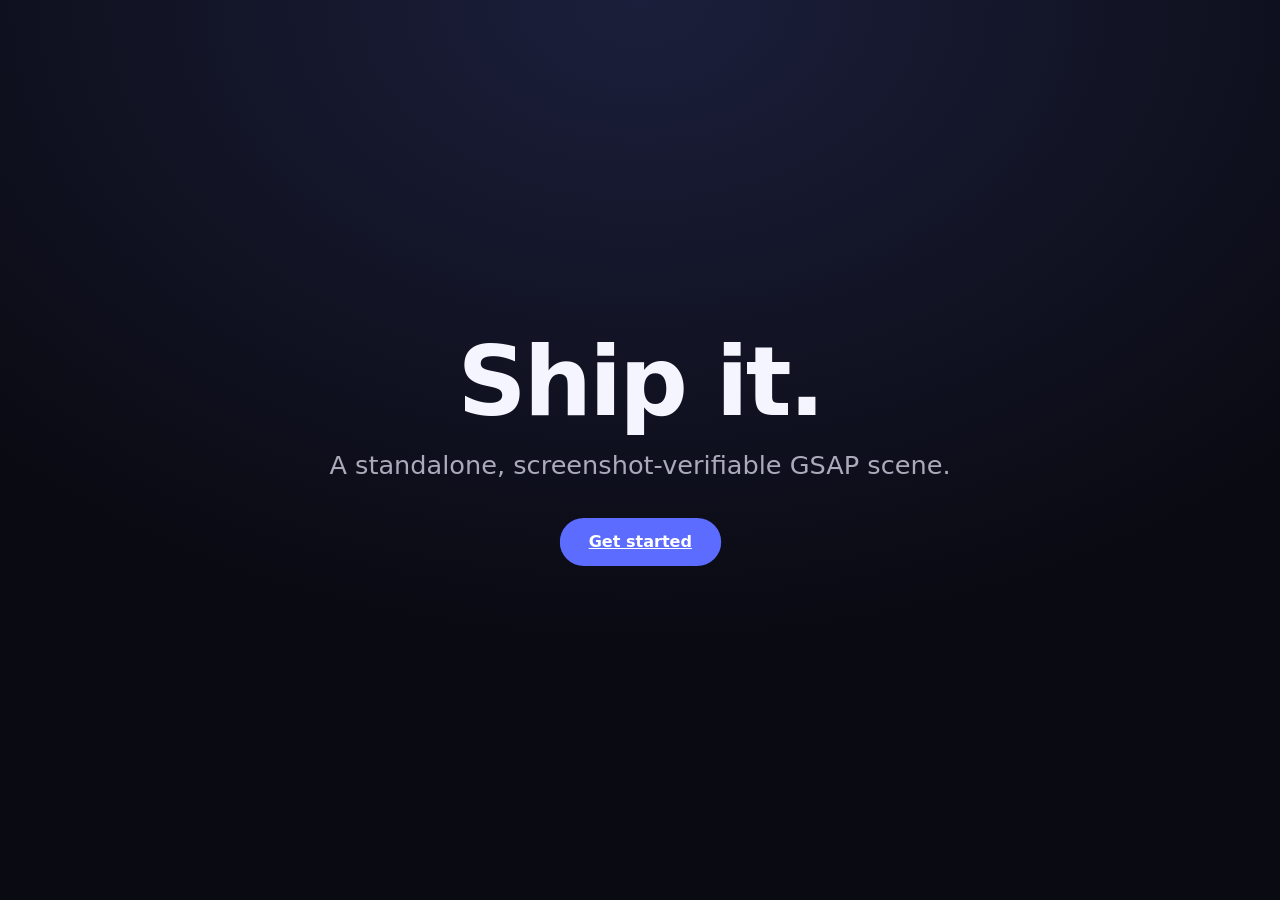
<file: .claude/skills/gsap-web/examples/standalone-template.html>
<!doctype html>
<html lang="en">
<head>
  <meta charset="utf-8" />
  <meta name="viewport" content="width=device-width, initial-scale=1" />
  <title>loading</title>
  <!-- GSAP core from CDN — no build step. Add plugins the same way if needed:
       https://cdnjs.cloudflare.com/ajax/libs/gsap/3.13.0/ScrollTrigger.min.js -->
  <script src="https://cdnjs.cloudflare.com/ajax/libs/gsap/3.13.0/gsap.min.js"></script>
  <style>
    :root { color-scheme: dark; }
    * { margin: 0; box-sizing: border-box; }
    body {
      min-height: 100svh; display: grid; place-items: center;
      background: radial-gradient(120% 120% at 50% 0%, #1b1f3b 0%, #0a0a12 60%);
      font-family: ui-sans-serif, system-ui, -apple-system, Segoe UI, Roboto, sans-serif;
      color: #f4f5ff; overflow: hidden;
    }
    .stage { text-align: center; padding: 6vmin; }
    .title { font-size: clamp(2.5rem, 9vw, 6rem); font-weight: 800; letter-spacing: -0.03em; line-height: 1; }
    .sub   { font-size: clamp(1rem, 3.2vw, 1.6rem); margin-top: 1.2rem; color: #aab; }
    .cta   { display: inline-block; margin-top: 2.4rem; padding: 0.9rem 1.8rem;
             border-radius: 999px; background: #5b6cff; color: #fff; font-weight: 600; }
  </style>
</head>
<body>
  <main class="stage">
    <h1 class="title">Ship it.</h1>
    <p class="sub">A standalone, screenshot-verifiable GSAP scene.</p>
    <a class="cta" href="#">Get started</a>
  </main>

  <script>
    const reduce = matchMedia("(prefers-reduced-motion: reduce)").matches;

    // ── One master timeline: a single playhead the harness can seek ──────────
    const tl = gsap.timeline({ defaults: { ease: "power3.out", duration: 0.7 } });

    if (reduce) {
      // Reduced motion: no spatial movement — just make the final state visible.
      gsap.set([".title", ".sub", ".cta"], { opacity: 1, y: 0 });
    } else {
      tl.from(".title", { yPercent: 110, opacity: 0, ease: "power4.out", duration: 0.9 })
        .from(".sub",   { y: 24, opacity: 0 }, "-=0.45")
        .from(".cta",   { scale: 0.9, opacity: 0, ease: "back.out(1.7)" }, "-=0.3");
    }

    // ── Seek harness: ?t=N freezes the timeline at N seconds for a clean shot ─
    const t = new URLSearchParams(location.search).get("t");
    if (t !== null) { tl.pause(); tl.seek(parseFloat(t)); }   // deterministic frozen frame
    // no ?t → plays normally on load

    // ── Ready signals for headless verification ──────────────────────────────
    window.__ready = true;
    document.title = "ready";
    console.log("duration", tl.duration());   // end time for the ?t=<dur> shot
  </script>
</body>
</html>
</file>
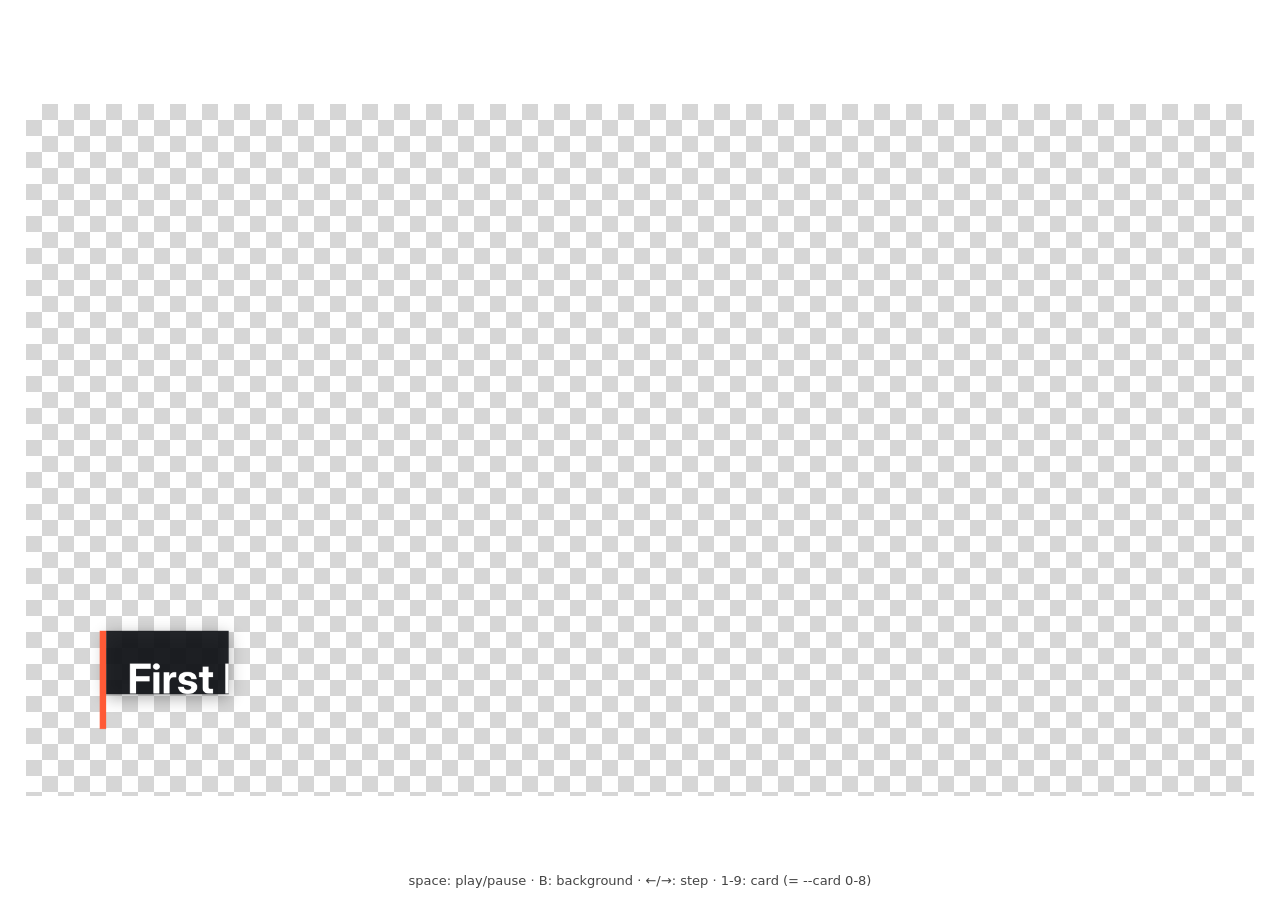
<file: .claude/skills/lower-thirds/templates/lower-third.html>
<!doctype html>
<html lang="en">
<head>
<meta charset="utf-8">
<title>Lower third</title>
<!-- One family per <link>, with the weights you draw in. Nothing else is loaded. -->
<link rel="stylesheet" href="https://fonts.googleapis.com/css2?family=Inter:wght@500;700&display=block">
<style>
  html, body { margin: 0; height: 100%; }
  /* The page is transparent too, so it also works as an OBS Browser Source (see the SKILL's delivery notes). */
  body { background: transparent; display: grid; place-items: center; font: 13px system-ui, sans-serif; color: #444; }
  canvas { width: min(96vw, 170vh); height: auto; display: block; }
  /* Preview grounds, behind the canvas only: never drawn into it, so they never reach the file. */
  body.checker canvas { background: repeating-conic-gradient(#d6d6d6 0 25%, #fff 0 50%) 0 0 / 32px 32px; }
  body.dark canvas { background: linear-gradient(135deg, #1d2430, #3a3f38 55%, #0c0d10); }
  body.light canvas { background: linear-gradient(135deg, #f4efe6, #bfcad3 50%, #fbfbfb); }
  #bar { position: fixed; bottom: 8px; left: 50%; transform: translateX(-50%); background: #fffc; padding: 4px 10px; border-radius: 6px; }
</style>
</head>
<body class="checker">
<canvas></canvas>
<div id="bar">space: play/pause · B: background · ←/→: step · 1-9: card (= --card 0-8)</div>
<script>
// ─── What it says ────────────────────────────────────────────────────────────
// One entry per card: a person, a scripture reference, a song, a topic. The same design renders one file
// per entry (render.mjs --card N). Replace these placeholders with the user's words, exactly as given.
const CARDS = [
  { title: 'First Last', sub: 'Role or context' },
  { title: 'Second Person', sub: 'Their role' },
];

// ─── Frame and timing ────────────────────────────────────────────────────────
const W = 1920, H = 1080, FPS = 30;          // design size; ?scale=2 renders 3840x2160 from the same drawing
const IN = 0.8, HOLD = 6, OUT = 0.6;         // seconds: build in, stay still and readable, clear
const LEAD = 0.2, TAIL = 0.3;                // empty frames at both ends, so the clip never pops on or cuts off
const DUR = LEAD + IN + HOLD + OUT + TAIL;
const SAFE = 0.06;                           // keep everything this far in from every edge (title-safe is 5%)

// ─── Look ────────────────────────────────────────────────────────────────────
const LOOK = {
  display: 'Inter', body: 'Inter',
  panel: 'rgba(14,16,20,0.9)', text: '#ffffff', accent: '#ff5a36', sub: '#ffffff',
};
// Every face you draw with: weight (and 'italic' when used) + family. Each is loaded before the first frame;
// a face missing here can silently render in a fallback font. Keep in step with the <link> above.
const FONTS = ['700 Inter', '500 Inter'];

// ─── Machinery (keep) ────────────────────────────────────────────────────────
const params = new URLSearchParams(location.search);
const SCALE = Number(params.get('scale')) || 1;
let card = Number(params.get('card')) || 0;
const canvas = document.querySelector('canvas');
canvas.width = W * SCALE; canvas.height = H * SCALE;
const ctx = canvas.getContext('2d');
const clamp = (v, a = 0, b = 1) => Math.min(b, Math.max(a, v));
const ease = {
  out: t => 1 - Math.pow(1 - t, 3),
  inOut: t => t < .5 ? 4 * t * t * t : 1 - Math.pow(-2 * t + 2, 3) / 2,
  in: t => t * t * t,
  back: t => { const c = 1.4; return 1 + (c + 1) * Math.pow(t - 1, 3) + c * Math.pow(t - 1, 2); },
};
// progress of a move that starts at `start` seconds and lasts `len`, eased
const move = (t, start, len, fn = ease.out) => fn(clamp((t - start) / len));
// the largest font size (≤ max) at which `text` fits in `width`
function fit(text, weight, family, max, width) {
  if ('letterSpacing' in ctx) ctx.letterSpacing = '0px';   // letterSpacing persists until reset: measure without it
  let s = max; ctx.font = `${weight} ${s}px "${family}"`;
  while (s > 8 && ctx.measureText(text).width > width) { s -= 1; ctx.font = `${weight} ${s}px "${family}"`; }
  return s;
}
const tIn = LEAD, tOut = LEAD + IN + HOLD;   // the build-in runs tIn → tIn+IN, the build-out tOut → tOut+OUT

// ─── The graphic: rewrite this for the brief ─────────────────────────────────
function drawGraphic(t, c) {
  const x = W * SAFE, bottom = H * (1 - SAFE) - 40;
  const nameSize = fit(c.title, 700, LOOK.display, 64, 900);
  ctx.font = `700 ${nameSize}px "${LOOK.display}"`;
  const nameW = ctx.measureText(c.title).width;
  const roleSize = Math.round(nameSize * 0.42);
  ctx.font = `500 ${roleSize}px "${LOOK.body}"`;
  const role = c.sub.toUpperCase(), roleW = ctx.measureText(role).width + role.length * roleSize * 0.12;
  const padX = 34, barW = 10, panelH = nameSize * 1.55, tabH = roleSize * 2;
  const panelW = nameW + padX * 2, tabW = roleW + padX;
  const panelY = bottom - tabH - panelH;

  // every reveal (wipe, clip) must be as wide as what it reveals, or text is cut off mid-hold
  // in: the accent bar grows, the panel wipes open from it, the name rises, the role tab slides out; out: reverse
  const a = move(t, tIn, .35) * (1 - move(t, tOut + .35, .25, ease.in));
  const wipe = move(t, tIn + .2, .45, ease.inOut) * (1 - move(t, tOut + .15, .3, ease.inOut));
  const rise = move(t, tIn + .35, .4) * (1 - move(t, tOut, .2, ease.in));
  const tab = move(t, tIn + .5, .35) * (1 - move(t, tOut, .2, ease.in));
  if (a <= 0) return;

  ctx.save();
  ctx.shadowColor = 'rgba(0,0,0,.35)'; ctx.shadowBlur = 24; ctx.shadowOffsetY = 6;
  ctx.fillStyle = LOOK.panel; ctx.fillRect(x + barW, panelY, panelW * wipe, panelH);
  ctx.restore();
  ctx.fillStyle = LOOK.accent; ctx.fillRect(x, panelY + panelH * (1 - a), barW, (panelH + tabH) * a);

  ctx.save();                                   // the name rises inside the panel, clipped to it
  ctx.beginPath(); ctx.rect(x + barW, panelY, panelW * wipe, panelH); ctx.clip();
  ctx.fillStyle = LOOK.text; ctx.font = `700 ${nameSize}px "${LOOK.display}"`; ctx.textBaseline = 'middle';
  ctx.fillText(c.title, x + barW + padX, panelY + panelH / 2 + (1 - rise) * panelH * .6);
  ctx.restore();

  if (tab > 0) {
    ctx.save();
    ctx.beginPath(); ctx.rect(x + barW, panelY + panelH, tabW, tabH); ctx.clip();
    const ty = panelY + panelH - tabH * (1 - tab);
    ctx.fillStyle = LOOK.accent; ctx.fillRect(x + barW, ty, tabW, tabH);
    ctx.fillStyle = LOOK.sub; ctx.font = `500 ${roleSize}px "${LOOK.body}"`; ctx.textBaseline = 'middle';
    if ('letterSpacing' in ctx) ctx.letterSpacing = `${roleSize * 0.12}px`;   // restored with ctx.restore() below
    ctx.fillText(role, x + barW + padX / 2, ty + tabH / 2);
    ctx.restore();
  }
}

// ─── Frame (keep) ────────────────────────────────────────────────────────────
function draw(frame) {
  ctx.setTransform(SCALE, 0, 0, SCALE, 0, 0);
  ctx.clearRect(0, 0, W, H);                   // transparent: never fill the ground
  drawGraphic(frame / FPS, CARDS[Math.min(card, CARDS.length - 1)]);
}
window.draw = draw; window.FPS = FPS; window.FRAMES = Math.round(DUR * FPS);
window.PHASES = { in: [tIn, tIn + IN], out: [tOut, tOut + OUT] };   // render.mjs --sheet --in / --out
// A face counts as loaded only if one with that exact weight and style came back: otherwise the browser
// draws the nearest weight (or a fallback family), which is not the design.
window.ready = Promise.all(FONTS.map(async f => {
  const [, italic, weight, family] = f.match(/^(italic )?(\d+) (.+)$/);
  const faces = await document.fonts.load(`${italic || ''}${weight} 40px "${family}"`);
  const covers = w => { const [lo, hi = lo] = String(w).split(' ').map(Number); return +weight >= lo && +weight <= hi; };
  if (!faces.some(x => covers(x.weight) && (x.style === 'italic') === !!italic)) console.warn('font not loaded: ' + f);
})).then(() => document.fonts.ready);

// ─── Preview (skipped when rendering) ────────────────────────────────────────
if (!params.has('render')) {
  const grounds = ['checker', 'dark', 'light', 'none'];
  let f = 0, playing = true, g = 0;
  if (params.has('obs')) { document.body.className = ''; document.getElementById('bar').remove(); }
  addEventListener('keydown', e => {
    if (e.key === ' ') playing = !playing;
    else if (e.key === 'b' || e.key === 'B') document.body.className = grounds[g = (g + 1) % grounds.length];
    else if (e.key === 'ArrowRight') { playing = false; f = Math.min(window.FRAMES - 1, f + 1); }
    else if (e.key === 'ArrowLeft') { playing = false; f = Math.max(0, f - 1); }
    else if (/^[1-9]$/.test(e.key) && Number(e.key) <= CARDS.length) { card = Number(e.key) - 1; f = 0; }
  });
  window.ready.then(() => {
    let last = performance.now();
    (function tick(now) {
      if (playing && now - last >= 1000 / FPS) {
        last = now; f += 1;
        if (f >= window.FRAMES) { if (params.has('obs') && !params.has('loop')) { playing = false; f = window.FRAMES - 1; } else f = 0; }
      }
      draw(f); requestAnimationFrame(tick);
    })(last);
  });
}
</script>
</body>
</html>
</file>
<file: site/styles.css>
:root {
  --black: #0d0d0d;
  --ink: #1a1a1a;
  --orange: #f26a1b;
  --orange-dark: #d9560c;
  --white: #ffffff;
  --grey: #f3f2ef;
  --muted: #5c5c5c;
  --line: #e3e1dc;
  --radius: 10px;
  --max: 1140px;
}

* { box-sizing: border-box; margin: 0; padding: 0; }
html { scroll-behavior: smooth; }
body {
  font-family: "Plus Jakarta Sans", system-ui, -apple-system, "Segoe UI", sans-serif;
  color: var(--ink);
  background: var(--white);
  line-height: 1.6;
  font-size: 17px;
}
img { max-width: 100%; display: block; }
a { color: inherit; }

h1, h2, h3, .brand, .btn, .eyebrow {
  font-family: "Plus Jakarta Sans", sans-serif;
  text-transform: uppercase;
  letter-spacing: 0.01em;
}
h1 { font-size: clamp(2.6rem, 6vw, 4.6rem); line-height: 0.95; font-weight: 800; font-style: italic; }
h2 { font-size: clamp(2rem, 4vw, 2.9rem); line-height: 1; font-weight: 800; font-style: italic; margin-bottom: 0.6rem; }
h3 { font-size: 1.45rem; font-weight: 700; line-height: 1.1; margin-bottom: 0.4rem; }
.accent { color: var(--orange); }
.eyebrow { color: var(--orange); font-weight: 700; font-size: 1rem; letter-spacing: 0.12em; margin-bottom: 0.5rem; display: block; }
.lead { font-size: 1.15rem; color: var(--muted); max-width: 60ch; }

.wrap { width: 100%; max-width: var(--max); margin: 0 auto; padding: 0 20px; }
section { padding: 80px 0; }
.section-grey { background: var(--grey); }
.section-dark { background: var(--black); color: var(--white); }
.section-dark .lead { color: #c9c9c9; }

/* Top bar */
.topbar { background: var(--black); color: var(--white); font-size: 0.9rem; }
.topbar .wrap { display: flex; justify-content: space-between; align-items: center; gap: 12px; padding-top: 8px; padding-bottom: 8px; flex-wrap: wrap; }
.topbar a { text-decoration: none; font-weight: 600; }
.topbar .tags { color: var(--orange); font-family: "Plus Jakarta Sans", sans-serif; text-transform: uppercase; letter-spacing: 0.15em; font-weight: 600; }

/* Header */
header.site { background: var(--white); border-bottom: 1px solid var(--line); position: sticky; top: 0; z-index: 10; }
header.site .wrap { display: flex; align-items: center; justify-content: space-between; height: 74px; gap: 16px; }
.brand { text-decoration: none; display: flex; align-items: center; gap: 10px; }
.brand-mark {
  width: 48px; height: 48px; border-radius: 50%; background: var(--black);
  border: 3px solid var(--orange); display: grid; place-items: center;
  color: var(--white); font-weight: 800; font-style: italic; font-size: 0.78rem; line-height: 0.85; text-align: center;
}
.brand-mark span { color: var(--orange); display: block; }
.brand-name { font-weight: 800; font-style: italic; font-size: 1.7rem; line-height: 1; }
.brand-name span { color: var(--orange); }

nav.main ul { list-style: none; display: flex; gap: 28px; align-items: center; }
nav.main a { text-decoration: none; font-weight: 600; font-size: 0.98rem; }
nav.main a:hover, nav.main a[aria-current="page"] { color: var(--orange); }
.menu-toggle { display: none; background: none; border: 0; font-size: 1.7rem; cursor: pointer; color: var(--ink); }

/* Buttons */
.btn {
  display: inline-block; text-decoration: none; font-weight: 700; font-size: 1.15rem;
  padding: 12px 26px; border-radius: 6px; border: 2px solid var(--orange);
  background: var(--orange); color: var(--white); cursor: pointer; transition: background .15s;
}
.btn:hover { background: var(--orange-dark); border-color: var(--orange-dark); }
.btn-ghost { background: transparent; color: inherit; border-color: currentColor; }
.btn-ghost:hover { background: rgba(255,255,255,0.1); border-color: currentColor; }
.btn-row { display: flex; gap: 14px; flex-wrap: wrap; margin-top: 28px; }

/* Hero */
.hero { position: relative; color: var(--white); background: var(--black); overflow: hidden; padding: 0; }
.hero img { position: absolute; inset: 0; width: 100%; height: 100%; object-fit: cover; object-position: center 30%; opacity: 0.55; }
.hero::after { content: ""; position: absolute; inset: 0; background: linear-gradient(90deg, rgba(0,0,0,0.85) 0%, rgba(0,0,0,0.35) 70%, rgba(0,0,0,0.1) 100%); }
.hero .wrap { position: relative; z-index: 1; padding-top: 110px; padding-bottom: 110px; }
.hero p { font-size: 1.2rem; max-width: 48ch; margin-top: 18px; color: #e8e8e8; }
.hero-slash { position: absolute; left: 0; right: 0; bottom: 0; height: 10px; background: var(--orange); z-index: 2; }

.page-hero { background: var(--black); color: var(--white); padding: 70px 0 60px; border-bottom: 8px solid var(--orange); }
.page-hero p { color: #cfcfcf; margin-top: 12px; max-width: 60ch; font-size: 1.1rem; }

/* Grids & cards */
.grid { display: grid; gap: 24px; }
.grid-3 { grid-template-columns: repeat(3, 1fr); }
.grid-2 { grid-template-columns: repeat(2, 1fr); align-items: center; gap: 48px; }
.card { background: var(--white); border: 1px solid var(--line); border-radius: var(--radius); padding: 28px; }
.card .icon { width: 52px; height: 52px; border-radius: 10px; background: var(--black); color: var(--orange); display: grid; place-items: center; margin-bottom: 16px; }
.card .icon svg { width: 28px; height: 28px; }
.card p { color: var(--muted); }
.photo { border-radius: var(--radius); overflow: hidden; }
.photo img { width: 100%; height: 100%; object-fit: cover; }

.usp { display: grid; grid-template-columns: repeat(3, 1fr); gap: 0; background: var(--orange); color: var(--white); }
.usp div { padding: 26px 20px; text-align: center; border-right: 1px solid rgba(255,255,255,0.3); }
.usp div:last-child { border-right: 0; }
.usp strong { display: block; font-family: "Plus Jakarta Sans", sans-serif; text-transform: uppercase; font-style: italic; font-size: 1.8rem; line-height: 1; }
.usp span { font-size: 0.95rem; }

.checks { list-style: none; margin-top: 18px; }
.checks li { padding-left: 32px; position: relative; margin-bottom: 10px; }
.checks li::before { content: ""; position: absolute; left: 0; top: 5px; width: 20px; height: 20px; border-radius: 50%; background: var(--orange) url("data:image/svg+xml,%3Csvg xmlns='http://www.w3.org/2000/svg' viewBox='0 0 24 24' fill='none' stroke='white' stroke-width='3.5' stroke-linecap='round' stroke-linejoin='round'%3E%3Cpolyline points='20 6 9 17 4 12'/%3E%3C/svg%3E") center/12px no-repeat; }

.steps { counter-reset: step; }
.steps .card { position: relative; padding-top: 44px; }
.steps .card::before { counter-increment: step; content: counter(step); position: absolute; top: -20px; left: 28px; width: 44px; height: 44px; border-radius: 50%; background: var(--orange); color: var(--white); font-family: "Plus Jakarta Sans", sans-serif; font-weight: 800; font-size: 1.5rem; display: grid; place-items: center; }

.stat { font-family: "Plus Jakarta Sans", sans-serif; font-weight: 800; font-style: italic; font-size: 5rem; line-height: 0.9; color: var(--orange); }

.gallery { display: grid; grid-template-columns: repeat(4, 1fr); gap: 14px; }
.gallery .photo { aspect-ratio: 1; }

.cta { background: var(--orange); color: var(--white); text-align: center; }
.cta h2 { margin-bottom: 10px; }
.cta p { font-size: 1.15rem; }
.cta .btn { background: var(--black); border-color: var(--black); }
.cta .btn:hover { background: #333; border-color: #333; }
.cta .btn-row { justify-content: center; }

/* Services detail */
.service-row { display: grid; grid-template-columns: 64px 1fr; gap: 20px; padding: 30px 0; border-bottom: 1px solid var(--line); }
.service-row:last-child { border-bottom: 0; }
.service-row .icon { width: 64px; height: 64px; border-radius: 12px; background: var(--black); color: var(--orange); display: grid; place-items: center; }
.service-row .icon svg { width: 34px; height: 34px; }
.service-row p { color: var(--muted); }

/* Contact */
.contact-list { list-style: none; }
.contact-list li { display: flex; gap: 16px; align-items: flex-start; padding: 18px 0; border-bottom: 1px solid var(--line); }
.contact-list .icon { flex: 0 0 46px; height: 46px; border-radius: 50%; background: var(--orange); color: var(--white); display: grid; place-items: center; }
.contact-list .icon svg { width: 22px; height: 22px; }
.contact-list small { display: block; color: var(--muted); text-transform: uppercase; letter-spacing: 0.08em; font-size: 0.78rem; font-weight: 600; }
.contact-list a { font-weight: 600; font-size: 1.15rem; text-decoration: none; }
.contact-list a:hover { color: var(--orange); }

form.booking { display: grid; gap: 16px; }
form.booking label { font-weight: 600; font-size: 0.92rem; display: grid; gap: 6px; }
form.booking input, form.booking select, form.booking textarea {
  font: inherit; padding: 12px 14px; border: 1px solid #cfccc5; border-radius: 6px; background: var(--white); width: 100%;
}
form.booking input:focus, form.booking select:focus, form.booking textarea:focus { outline: 2px solid var(--orange); border-color: var(--orange); }
form.booking .two { display: grid; grid-template-columns: 1fr 1fr; gap: 16px; }
.form-note { font-size: 0.88rem; color: var(--muted); }

/* Footer */
footer.site { background: var(--black); color: #bdbdbd; padding: 56px 0 28px; font-size: 0.95rem; }
footer.site .cols { display: grid; grid-template-columns: 1.4fr 1fr 1fr; gap: 32px; }
footer.site h4 { color: var(--white); font-family: "Plus Jakarta Sans", sans-serif; text-transform: uppercase; font-size: 1.2rem; margin-bottom: 12px; letter-spacing: 0.05em; }
footer.site ul { list-style: none; }
footer.site li { margin-bottom: 6px; }
footer.site a { text-decoration: none; }
footer.site a:hover { color: var(--orange); }
footer.site .brand-name { color: var(--white); }
footer.site .legal { border-top: 1px solid #2c2c2c; margin-top: 36px; padding-top: 20px; display: flex; justify-content: space-between; flex-wrap: wrap; gap: 10px; font-size: 0.85rem; }

/* Responsive */
@media (max-width: 900px) {
  .grid-3 { grid-template-columns: 1fr 1fr; }
  .grid-2 { grid-template-columns: 1fr; gap: 32px; }
  .gallery { grid-template-columns: 1fr 1fr; }
  footer.site .cols { grid-template-columns: 1fr 1fr; }
}
@media (max-width: 720px) {
  body { font-size: 16px; }
  section { padding: 56px 0; }
  .topbar .tags { display: none; }
  .menu-toggle { display: block; }
  nav.main { display: none; position: absolute; top: 74px; left: 0; right: 0; background: var(--white); border-bottom: 1px solid var(--line); }
  nav.main.open { display: block; }
  nav.main ul { flex-direction: column; align-items: stretch; gap: 0; padding: 8px 20px 16px; }
  nav.main li a { display: block; padding: 12px 0; border-bottom: 1px solid var(--line); }
  nav.main li:last-child a { border-bottom: 0; margin-top: 12px; text-align: center; }
  .grid-3 { grid-template-columns: 1fr; }
  .usp { grid-template-columns: 1fr; }
  .usp div { border-right: 0; border-bottom: 1px solid rgba(255,255,255,0.3); }
  .hero .wrap { padding-top: 72px; padding-bottom: 72px; }
  form.booking .two { grid-template-columns: 1fr; }
  footer.site .cols { grid-template-columns: 1fr; }
}

/* Print / PDF */
@media print {
  header.site { position: static; }
  .menu-toggle { display: none; }
  section, .card, .photo { break-inside: avoid; }
}

/* ---- Conversion additions ---- */
.hero-grid { display: grid; grid-template-columns: 1.15fr 0.85fr; gap: 48px; align-items: center; }
.quote-card { background: var(--white); color: var(--ink); border-radius: 12px; padding: 26px; box-shadow: 0 20px 50px rgba(0,0,0,0.35); border-top: 6px solid var(--orange); }
.quote-card h3 { font-size: 1.7rem; font-style: italic; }
.quote-card p.sub { color: var(--muted); font-size: 0.92rem; margin-bottom: 14px; }
.quote-card form.booking { gap: 12px; }
.quote-card .fine { font-size: 0.8rem; color: var(--muted); text-align: center; }
.hero-bullets { list-style: none; margin-top: 20px; display: grid; gap: 8px; }
.hero-bullets li { padding-left: 28px; position: relative; font-weight: 600; }
.hero-bullets li::before { content: "\2713"; position: absolute; left: 0; color: var(--orange); font-weight: 800; }
.trust { background: var(--ink); color: var(--white); }
.trust .wrap { display: grid; grid-template-columns: repeat(4, 1fr); gap: 16px; padding-top: 22px; padding-bottom: 22px; }
.trust div { display: flex; gap: 12px; align-items: center; font-size: 0.92rem; line-height: 1.3; }
.trust strong { display: block; font-family: "Plus Jakarta Sans", sans-serif; text-transform: uppercase; font-size: 1.25rem; color: var(--orange); }
.trust svg { width: 30px; height: 30px; color: var(--orange); flex: 0 0 30px; }
.chips { display: flex; flex-wrap: wrap; gap: 10px; margin-top: 24px; }
.chips span { background: var(--white); border: 1px solid var(--line); border-radius: 999px; padding: 8px 16px; font-weight: 600; font-size: 0.95rem; }
.review { background: var(--white); border: 1px solid var(--line); border-radius: var(--radius); padding: 24px; }
.review .stars { color: #f5a623; font-size: 1.2rem; letter-spacing: 2px; }
.review .bar { height: 10px; background: #ecebe7; border-radius: 6px; margin-top: 10px; }
.review .who { display: flex; gap: 10px; align-items: center; margin-top: 18px; color: var(--muted); font-size: 0.9rem; }
.review .who i { width: 34px; height: 34px; border-radius: 50%; background: #ecebe7; display: block; }
.google-note { display: inline-flex; gap: 8px; align-items: center; background: var(--white); border: 1px dashed var(--orange); color: var(--ink); border-radius: 8px; padding: 10px 16px; font-weight: 600; font-size: 0.92rem; margin-top: 18px; }
details.faq { background: var(--white); border: 1px solid var(--line); border-radius: var(--radius); padding: 18px 22px; margin-bottom: 12px; }
details.faq summary { font-weight: 700; cursor: pointer; list-style: none; display: flex; justify-content: space-between; }
details.faq summary::after { content: "+"; color: var(--orange); font-size: 1.4rem; line-height: 1; }
details.faq[open] summary::after { content: "\2212"; }
details.faq p { color: var(--muted); margin-top: 10px; }
.mobile-bar { display: none; }
@media (max-width: 900px) {
  .hero-grid { grid-template-columns: 1fr; }
  .trust .wrap { grid-template-columns: 1fr 1fr; }
}
@media (max-width: 720px) {
  .mobile-bar { display: grid; grid-template-columns: 1fr 1fr; position: fixed; left: 0; right: 0; bottom: 0; z-index: 50; box-shadow: 0 -6px 20px rgba(0,0,0,0.2); }
  .mobile-bar a { text-align: center; padding: 15px 8px; font-family: "Plus Jakarta Sans", sans-serif; text-transform: uppercase; font-weight: 800; font-size: 1.15rem; text-decoration: none; color: var(--white); }
  .mobile-bar a:first-child { background: var(--black); }
  .mobile-bar a:last-child { background: var(--orange); }
  body { padding-bottom: 56px; }
  .trust .wrap { grid-template-columns: 1fr; }
}

/* ---- Clean sans overrides ---- */
h1, h2, h3, .brand-name, .btn, .stat, .usp strong, .trust strong, .quote-card h3, .mobile-bar a, footer.site h4, footer.site .brand-name, .steps .card::before {
  font-style: normal !important; text-transform: none !important; letter-spacing: -0.02em;
}
h1 { font-size: clamp(2.3rem, 5vw, 3.8rem); font-weight: 800; line-height: 1.05; }
h2 { font-size: clamp(1.7rem, 3.2vw, 2.4rem); font-weight: 800; line-height: 1.12; }
h3 { font-size: 1.15rem; font-weight: 700; line-height: 1.25; }
.btn { font-size: 1rem; font-weight: 700; letter-spacing: 0; }
.brand-name { font-size: 1.35rem; font-weight: 800; }
.stat { font-size: 3.6rem; }
.usp strong, .trust strong { font-size: 1.15rem; font-weight: 800; }
.quote-card h3 { font-size: 1.35rem; }
.mobile-bar a { font-size: 1rem; font-weight: 700; }
footer.site h4 { font-size: 1rem; font-weight: 700; }
.eyebrow { font-size: 0.78rem; font-weight: 700; letter-spacing: 0.12em; }
.brand-mark { font-style: normal; font-size: 0.6rem; letter-spacing: -0.02em; }

/* ---- Photo additions ---- */
.img-card { padding: 0; overflow: hidden; display: flex; flex-direction: column; }
.img-card img { width: 100%; aspect-ratio: 16/9; object-fit: cover; }
.img-card .card-body { padding: 22px 24px 26px; position: relative; }
.img-card .icon { margin-top: -48px; border: 3px solid var(--white); }
.page-hero.has-img { background-size: cover; background-position: center; position: relative; }
.page-hero.has-img::before { content: ""; position: absolute; inset: 0; background: linear-gradient(90deg, rgba(13,13,13,.92) 0%, rgba(13,13,13,.7) 60%, rgba(13,13,13,.45) 100%); }
.page-hero.has-img .wrap { position: relative; }
.photo-band { background-size: cover; background-position: center 60%; color: var(--white); position: relative; padding: 110px 0; }
.photo-band::before { content: ""; position: absolute; inset: 0; background: linear-gradient(90deg, rgba(13,13,13,.85), rgba(13,13,13,.35)); }
.photo-band .wrap { position: relative; }
.photo-band p { max-width: 52ch; font-size: 1.1rem; color: #e6e6e6; margin-top: 8px; }
</file>
